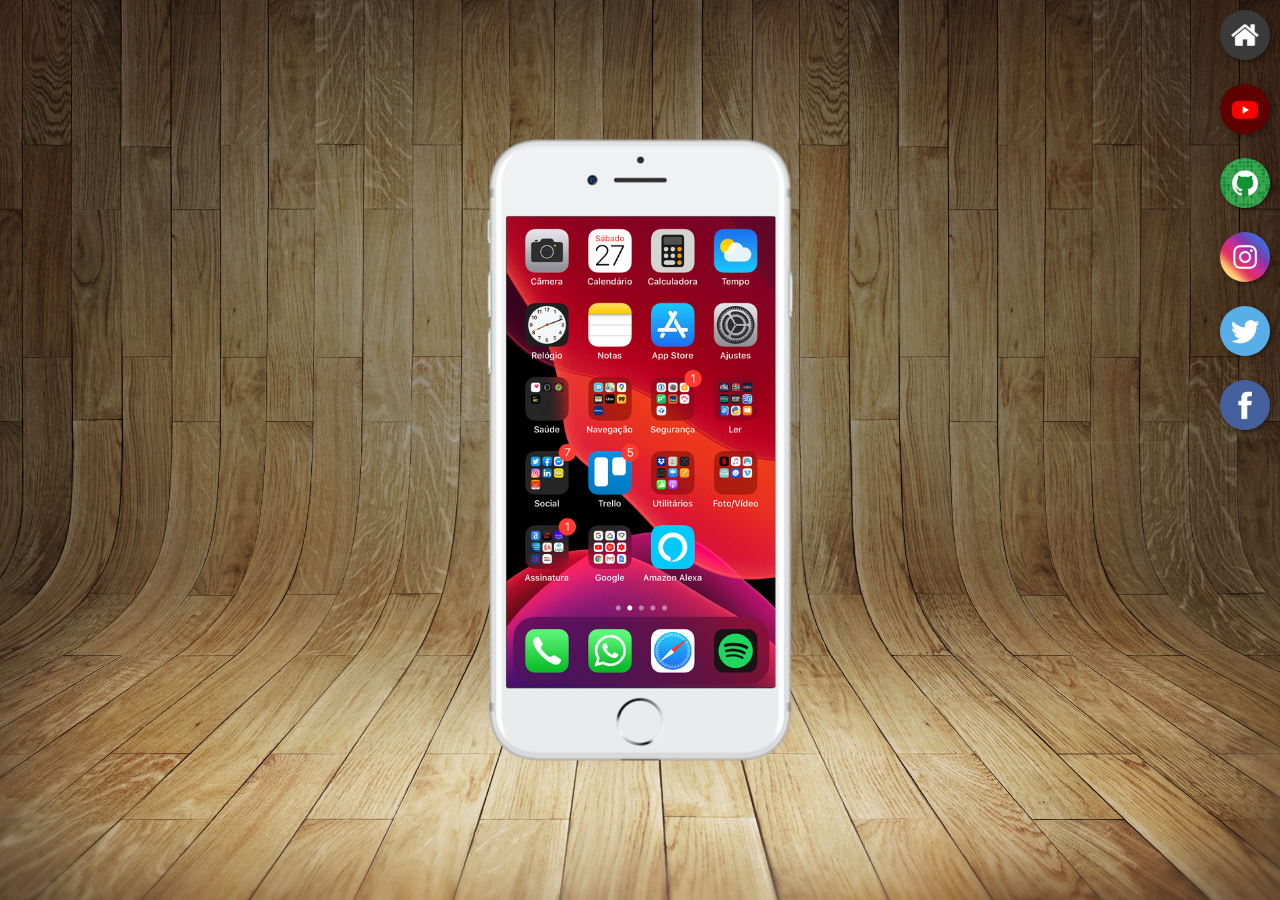
<file: index.html>
<!DOCTYPE html>
<html lang="pt-br">
<head>
    <meta charset="UTF-8">
    <meta name="viewport" content="width=device-width, initial-scale=1.0">
    <link rel="shortcut icon" href="favicon.ico" type="image/x-icon">
    <link rel="stylesheet" href="estilos/style.css">
    <title>Projeto Rede Sociais</title>
</head>
<body>
    <main>
        <section id="telefone">
            <iframe src="home.html" name="tela" id="tela" frameborder="0"></iframe>
        </section>
        <section id="redes-sociais">
            <a href="home.html" target="tela"><img src="imagens/logo-home.jpg" alt="Home"></a><br>
            <a href="youtube.html" target="tela"><img src="imagens/logo-youtube.jpg" alt="Youtube"></a><br>
            <a href="github.html" target="tela"><img src="imagens/logo-github.jpg" alt="GitHub"></a><br>
            <a href="instagram.html" target="tela"><img src="imagens/logo-instagram.jpg" alt="Instagram"></a><br>
            <a href="twitter.html" target="tela"><img src="imagens/logo-twitter.jpg" alt="Twitter"></a><br>
            <a href="facebook.html" target="tela"><img src="imagens/logo-facebook.jpg" alt="Facebook"></a>
        </section>
    </main>
</body>
</html>
</file>
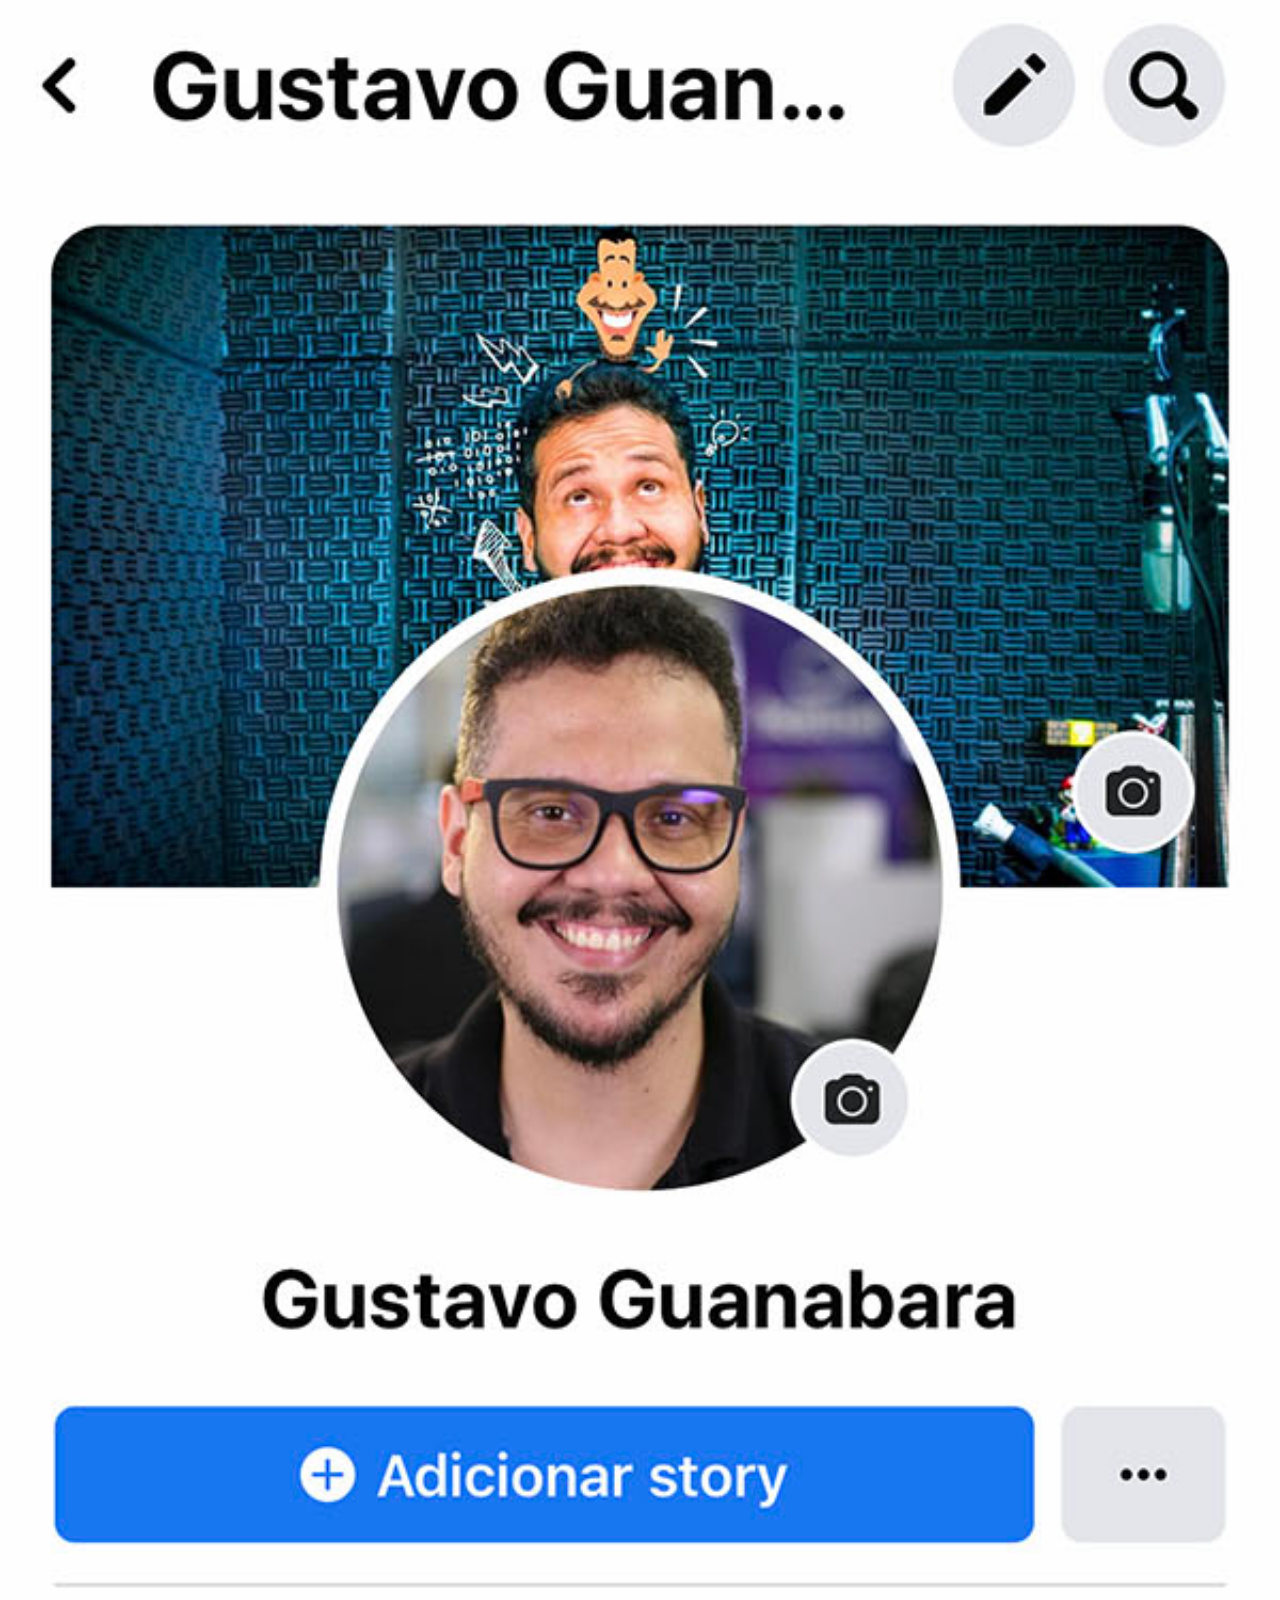
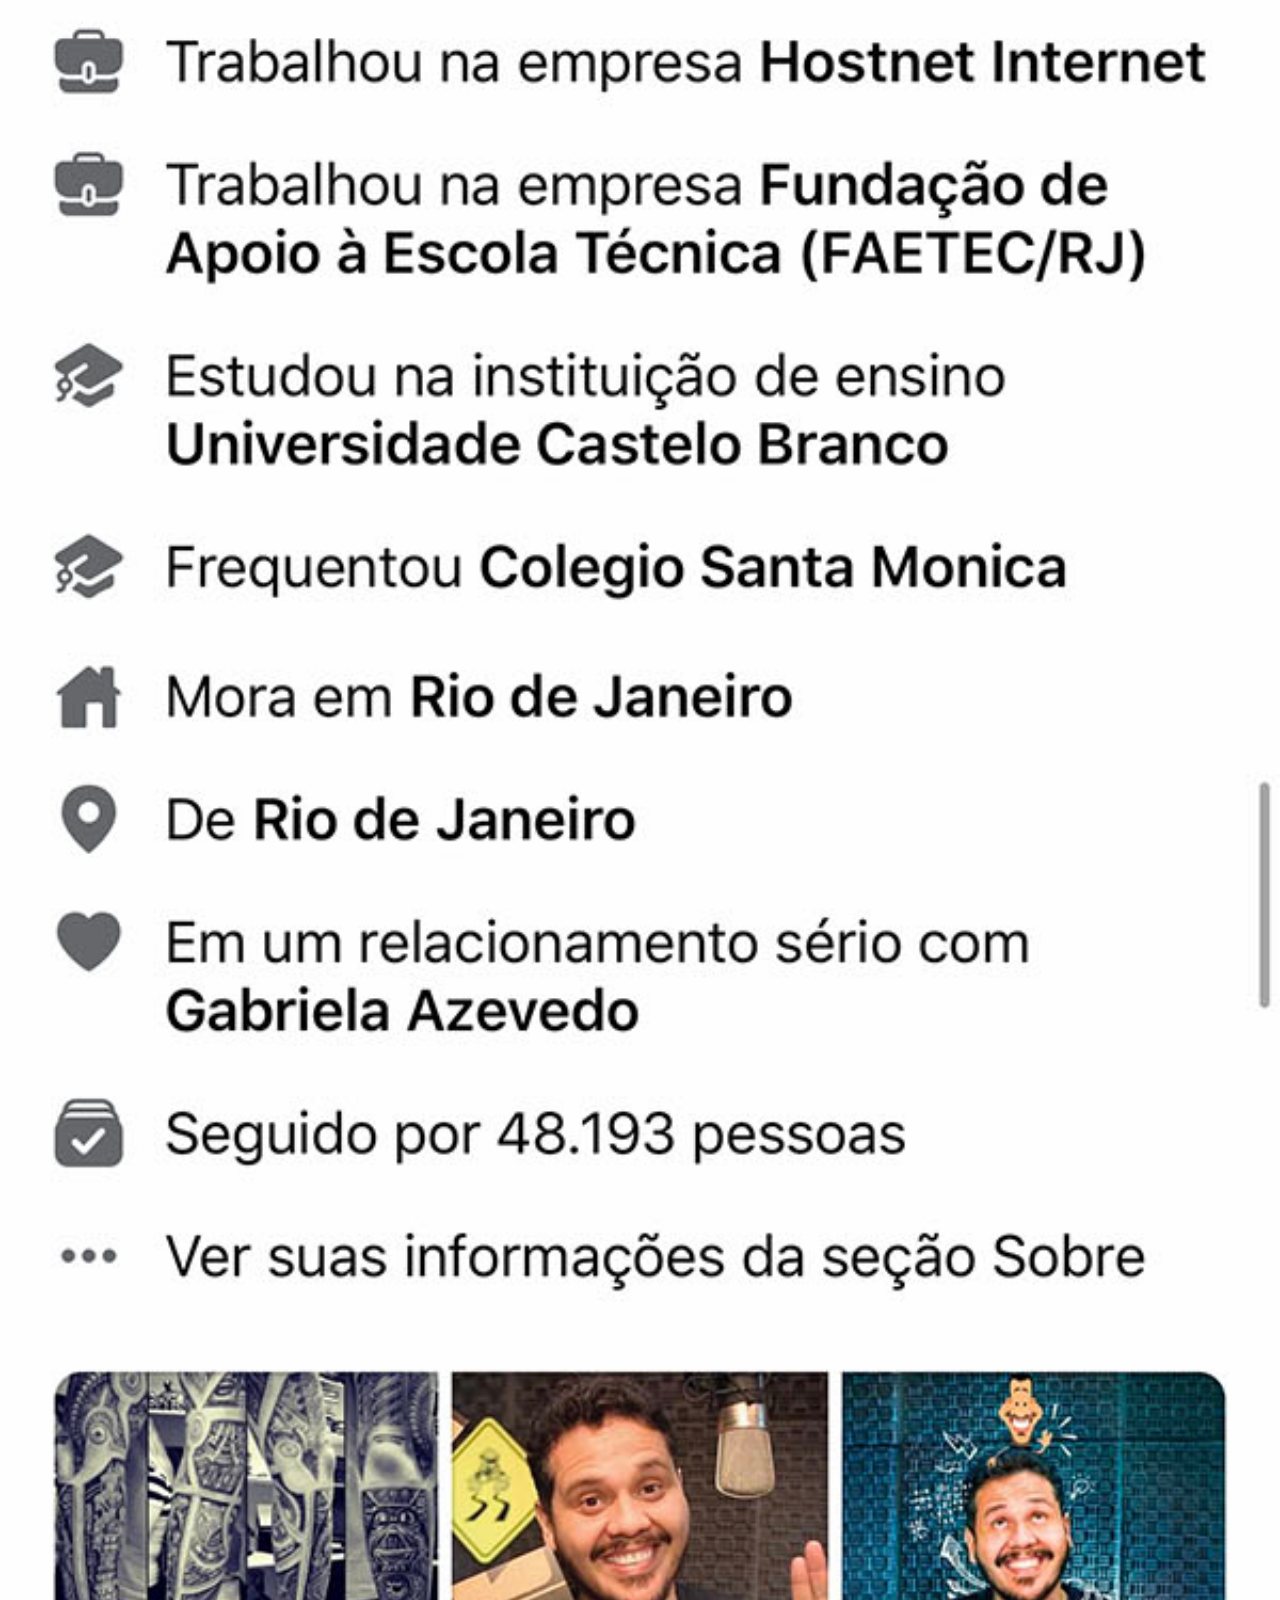
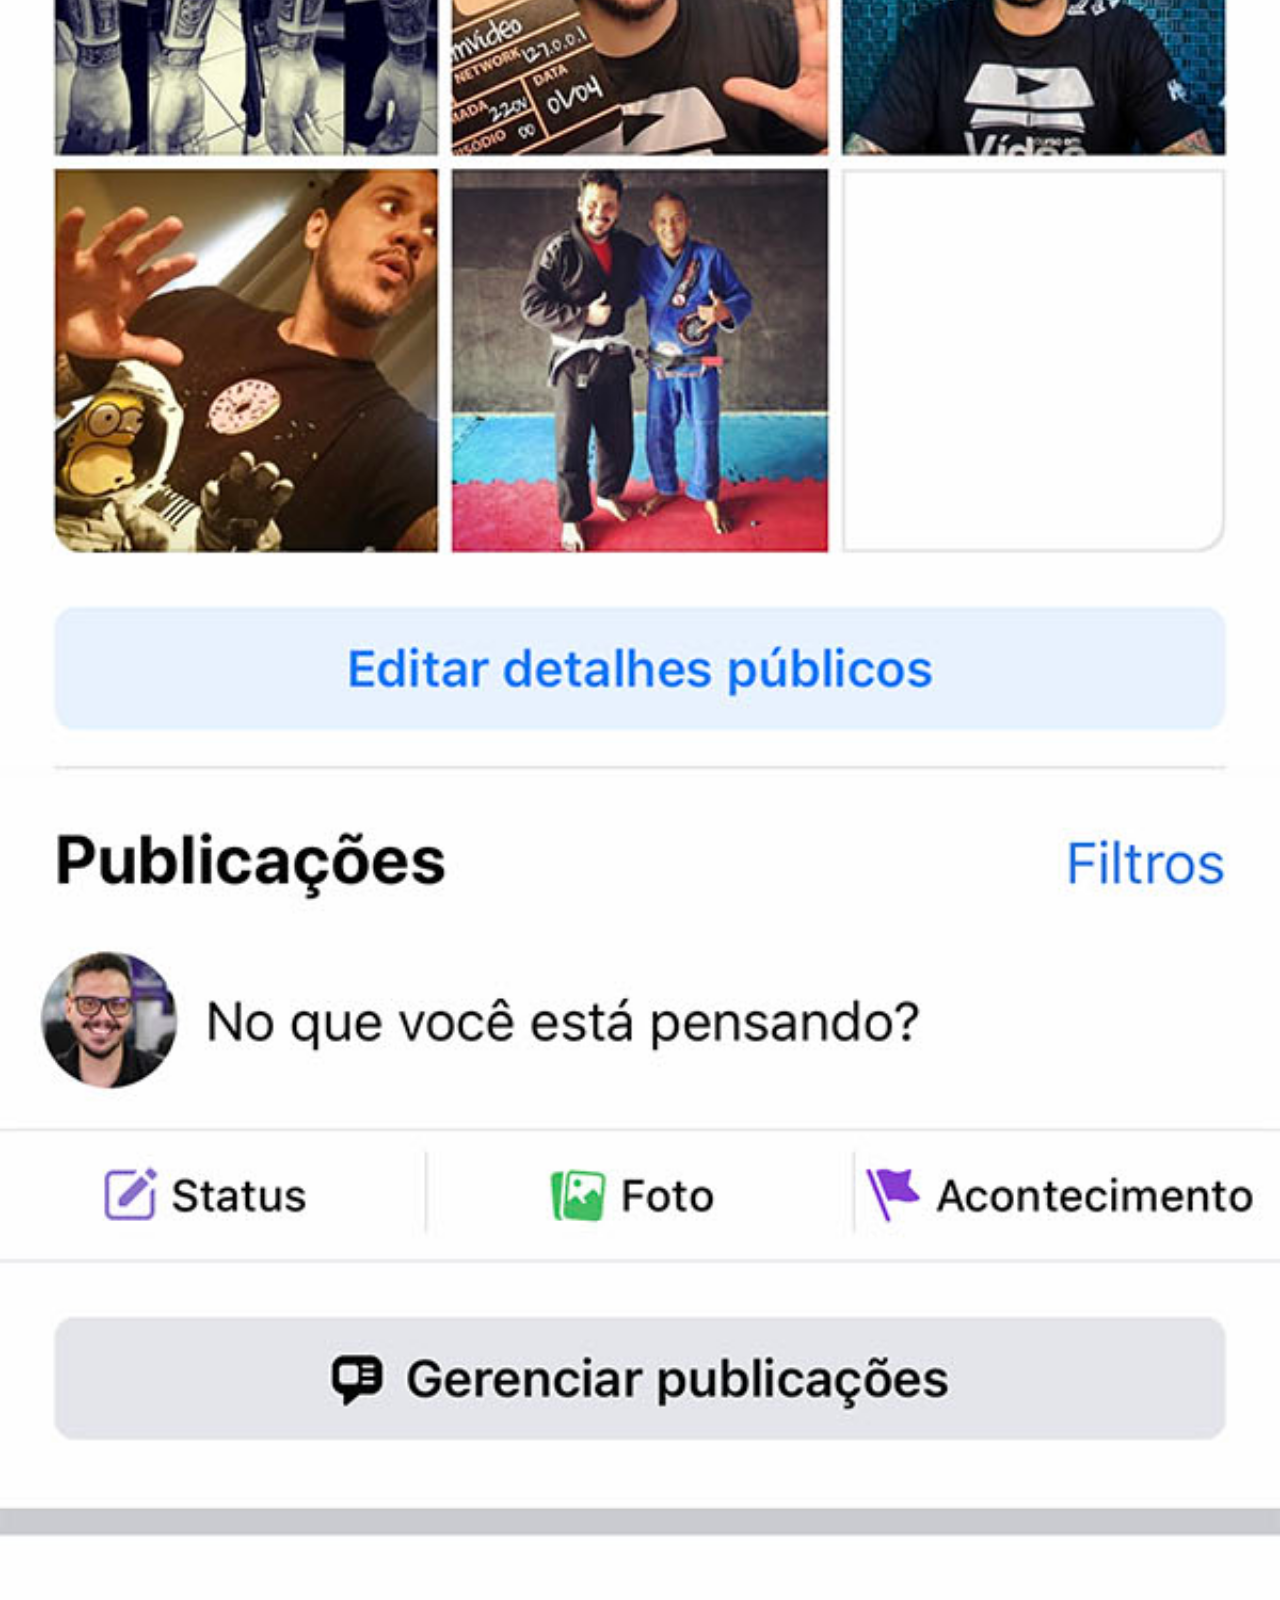
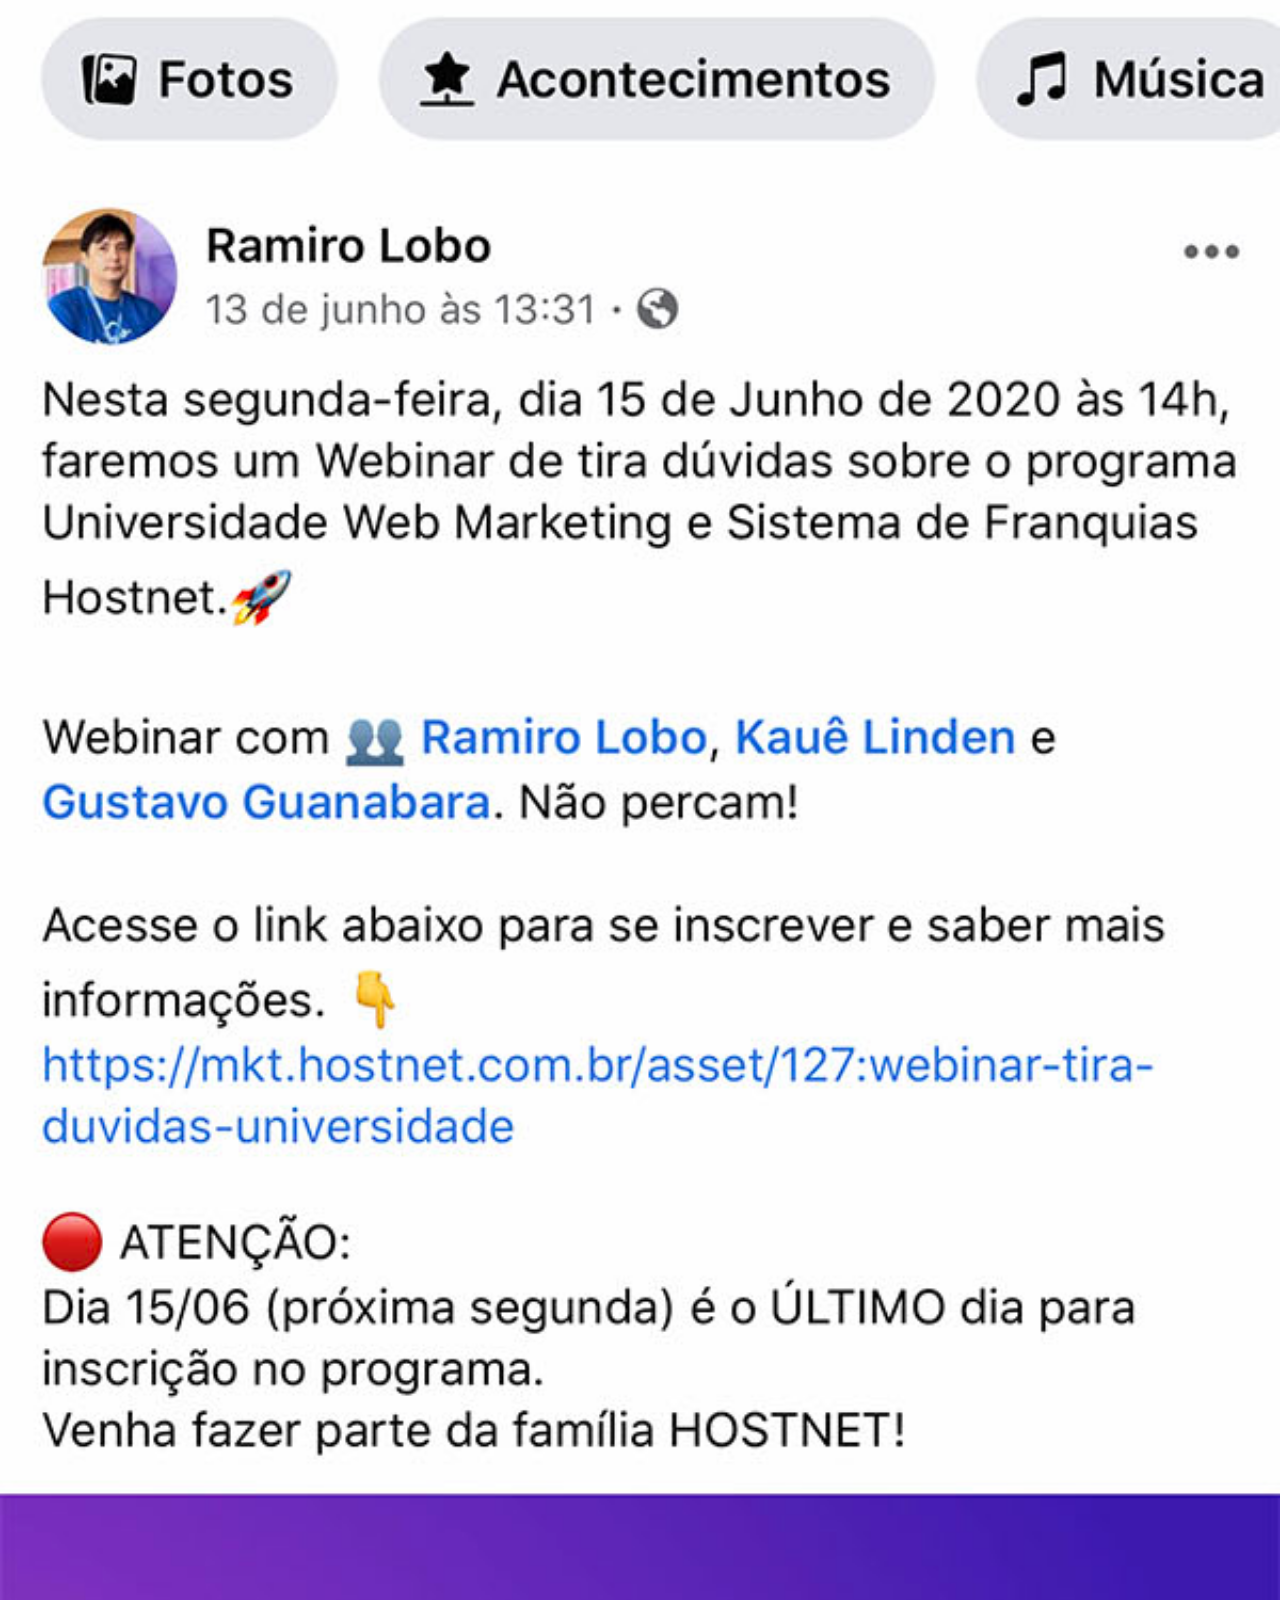
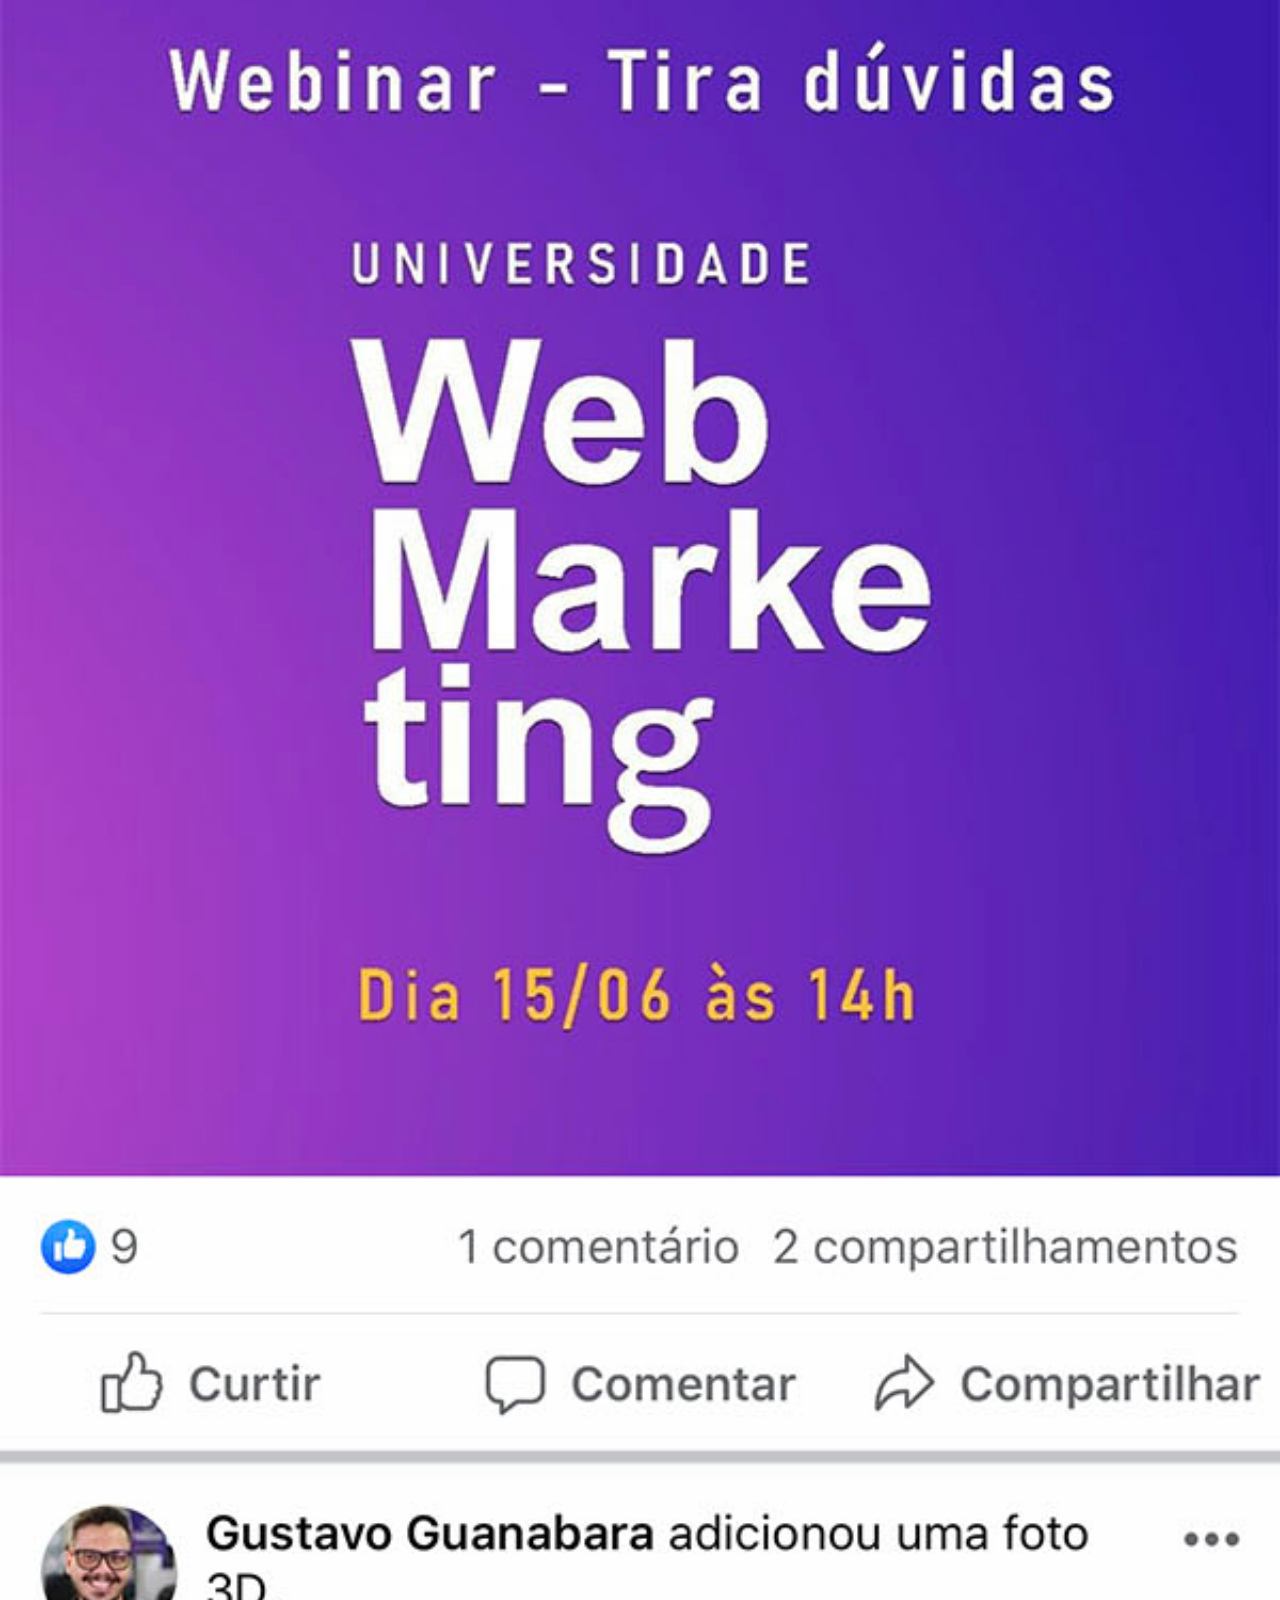
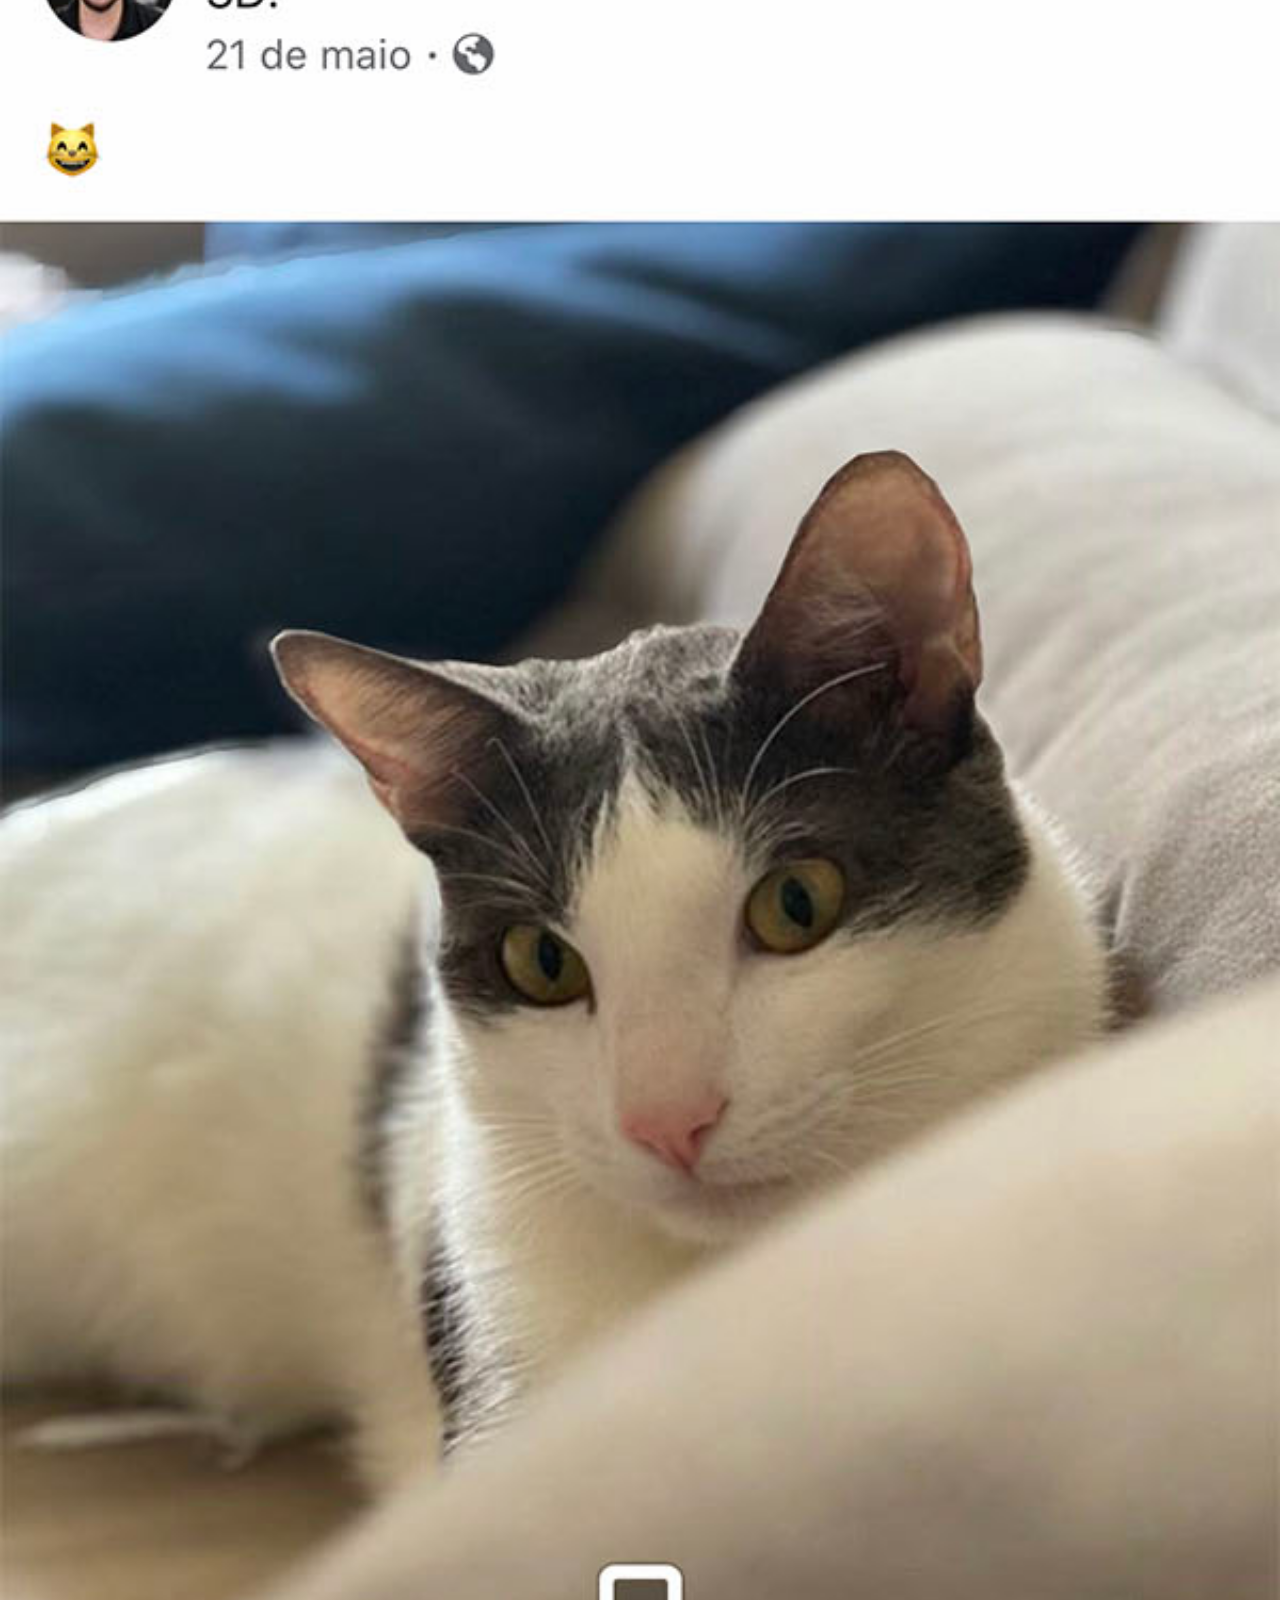
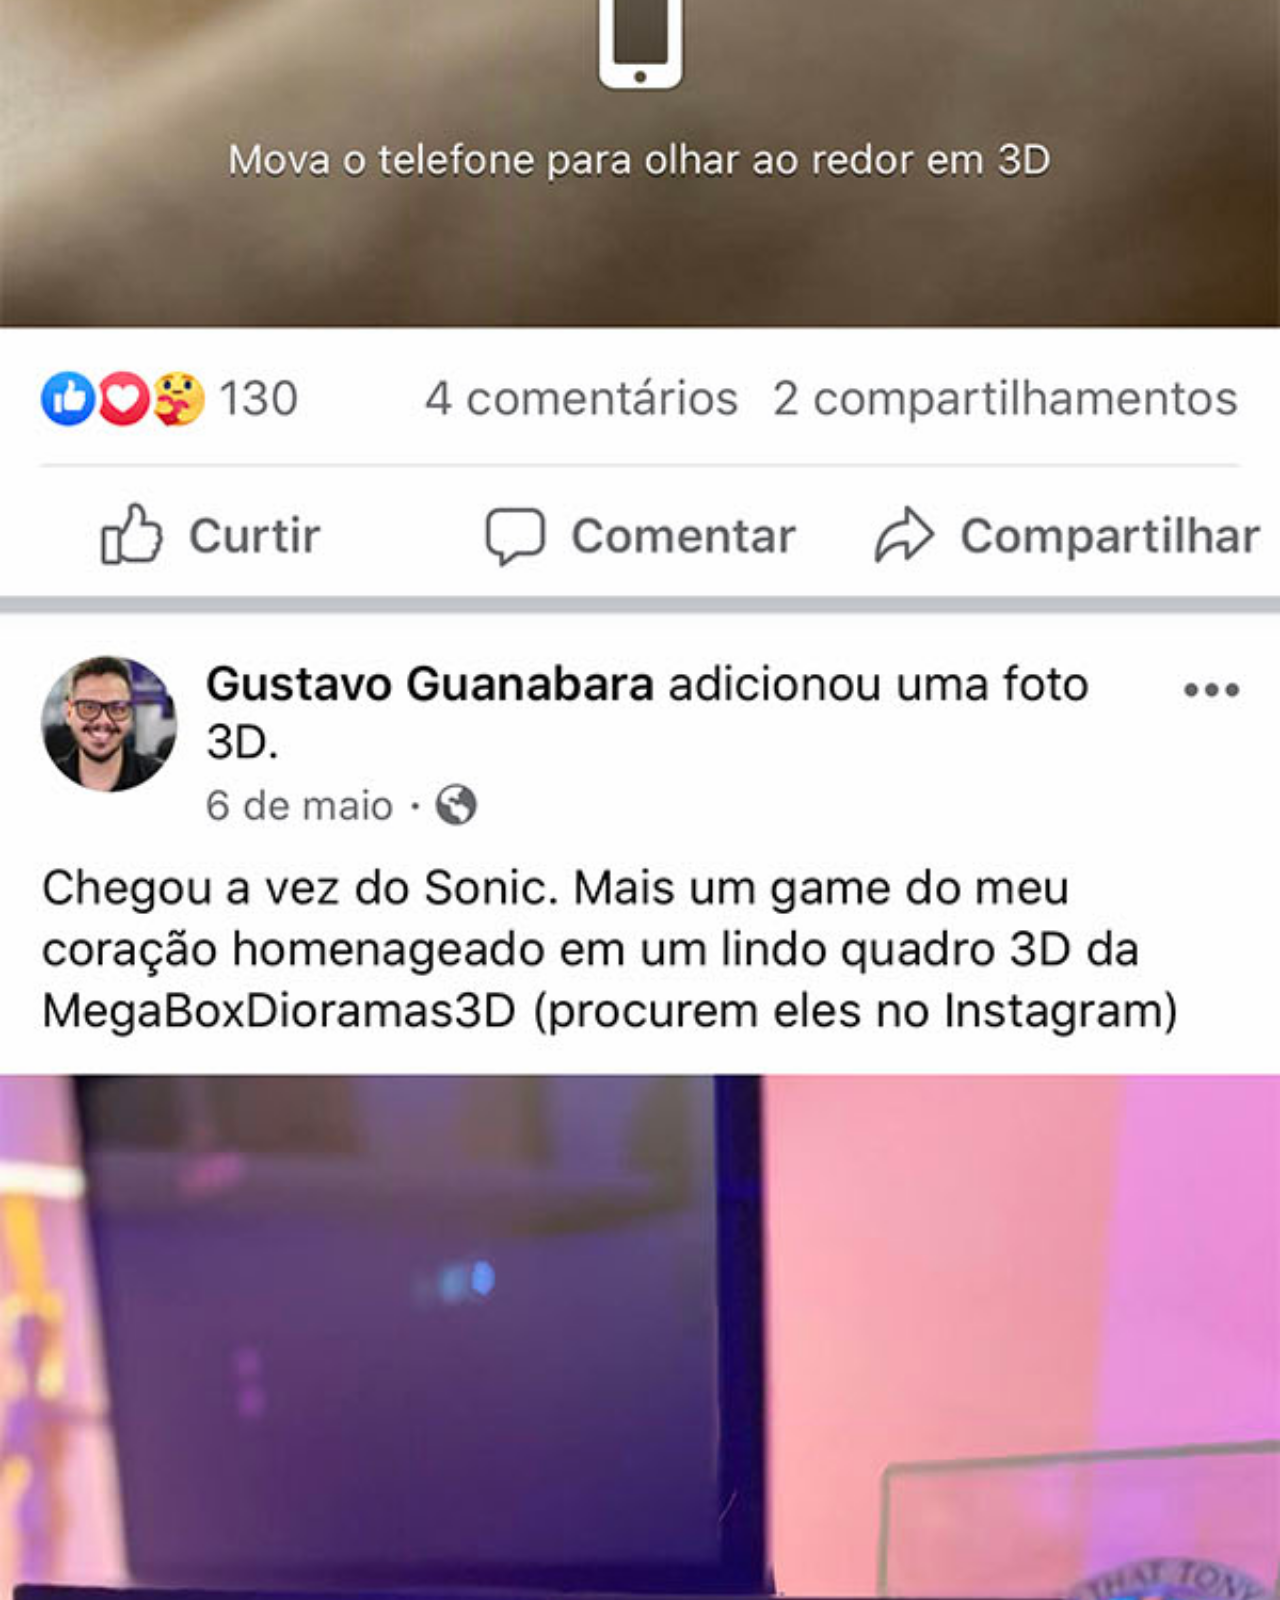
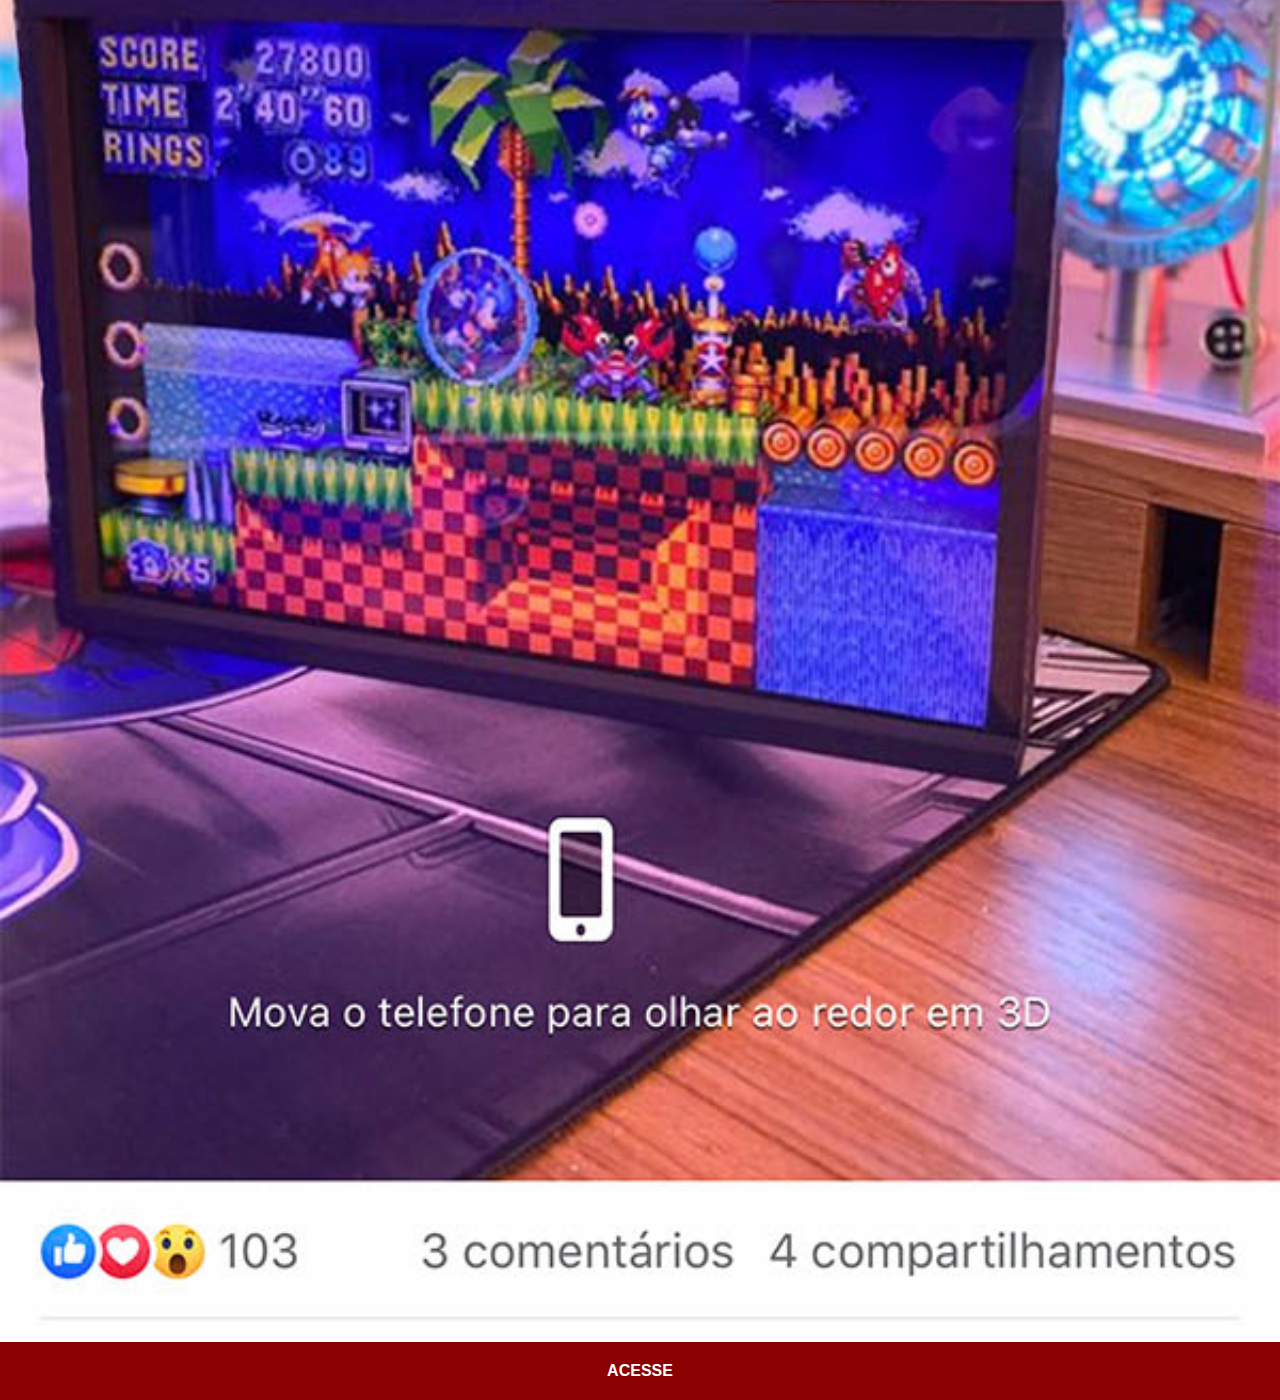
<file: facebook.html>
<!DOCTYPE html>
<html lang="pt-br">
<head>
    <meta charset="UTF-8">
    <meta name="viewport" content="width=device-width, initial-scale=1.0">
    <title>Facebook</title>
    <link rel="stylesheet" href="estilos/social.css">
</head>
<body>
    <img src="imagens/tela-facebook.jpg" alt="Facebook">
    <a href="https://www.facebook.com/gustavoguanabara/" target="_blank">ACESSE</a>
</body>
</html>
</file>
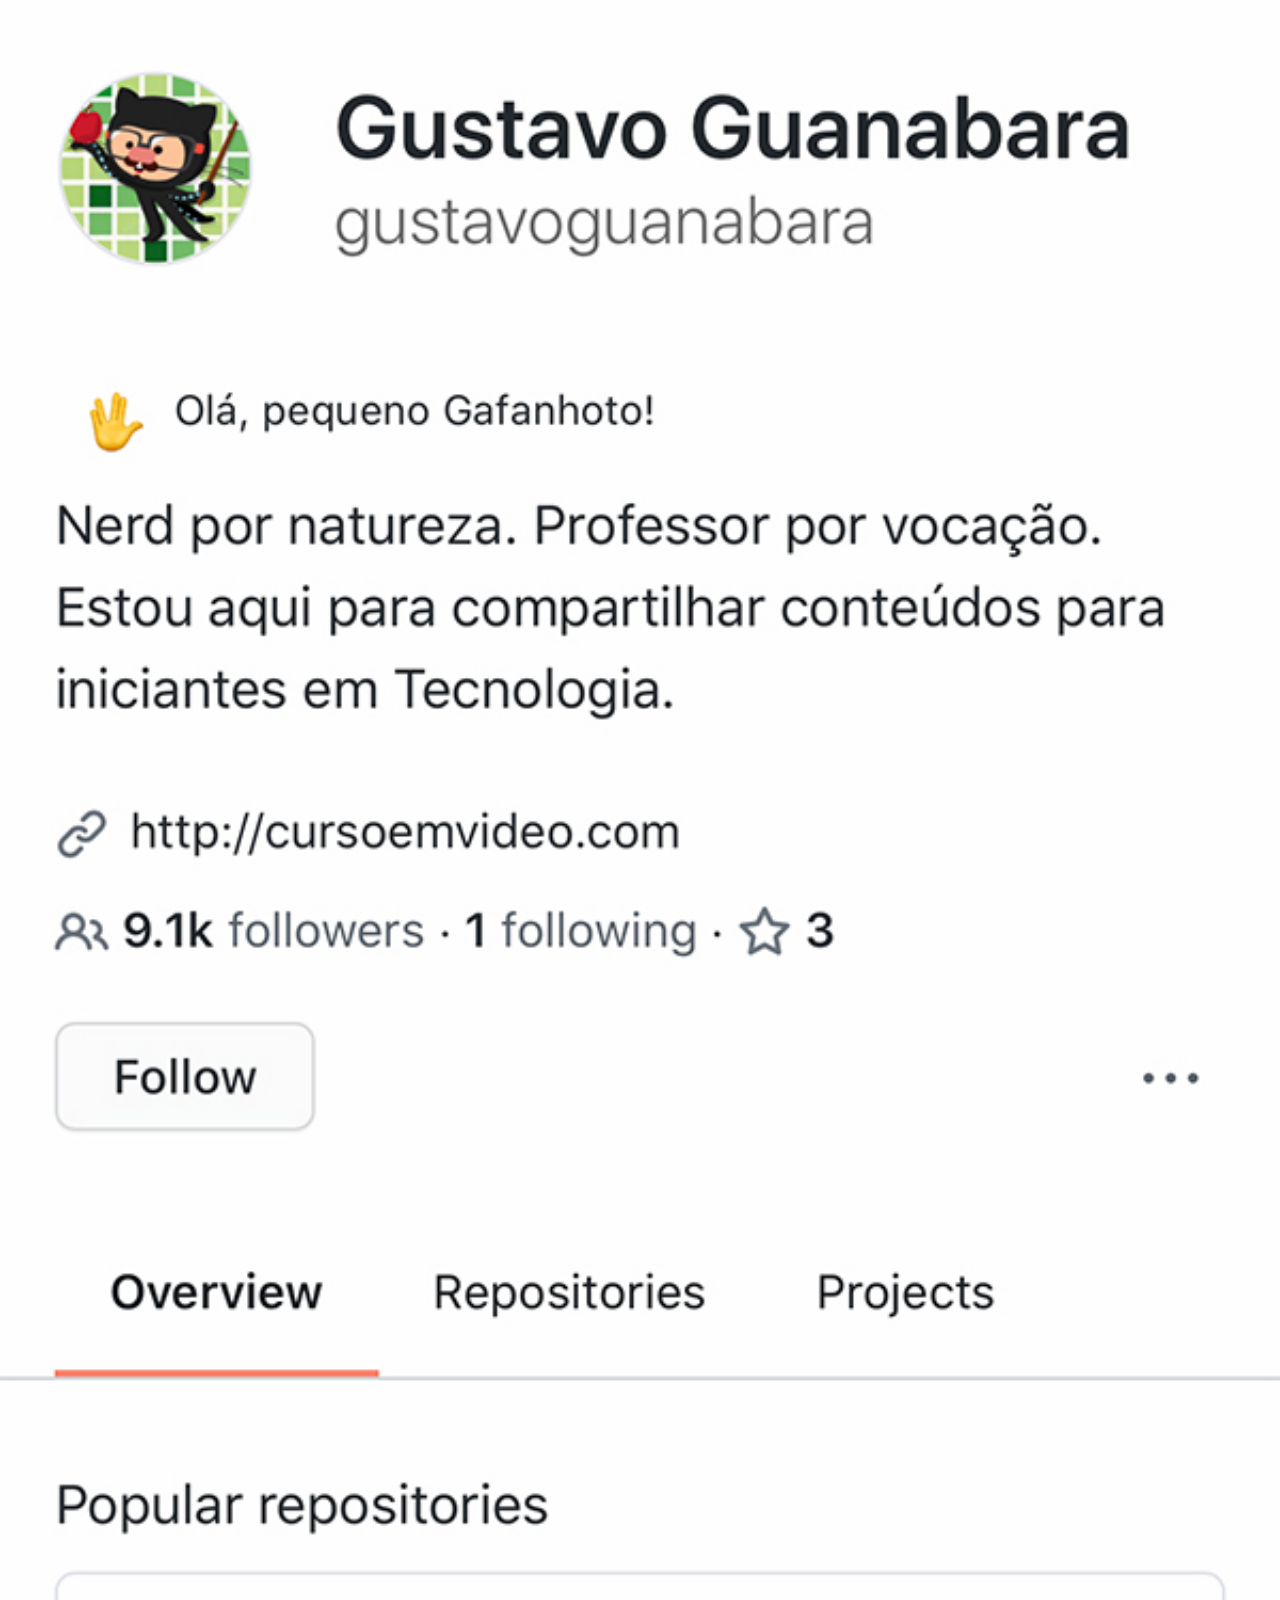
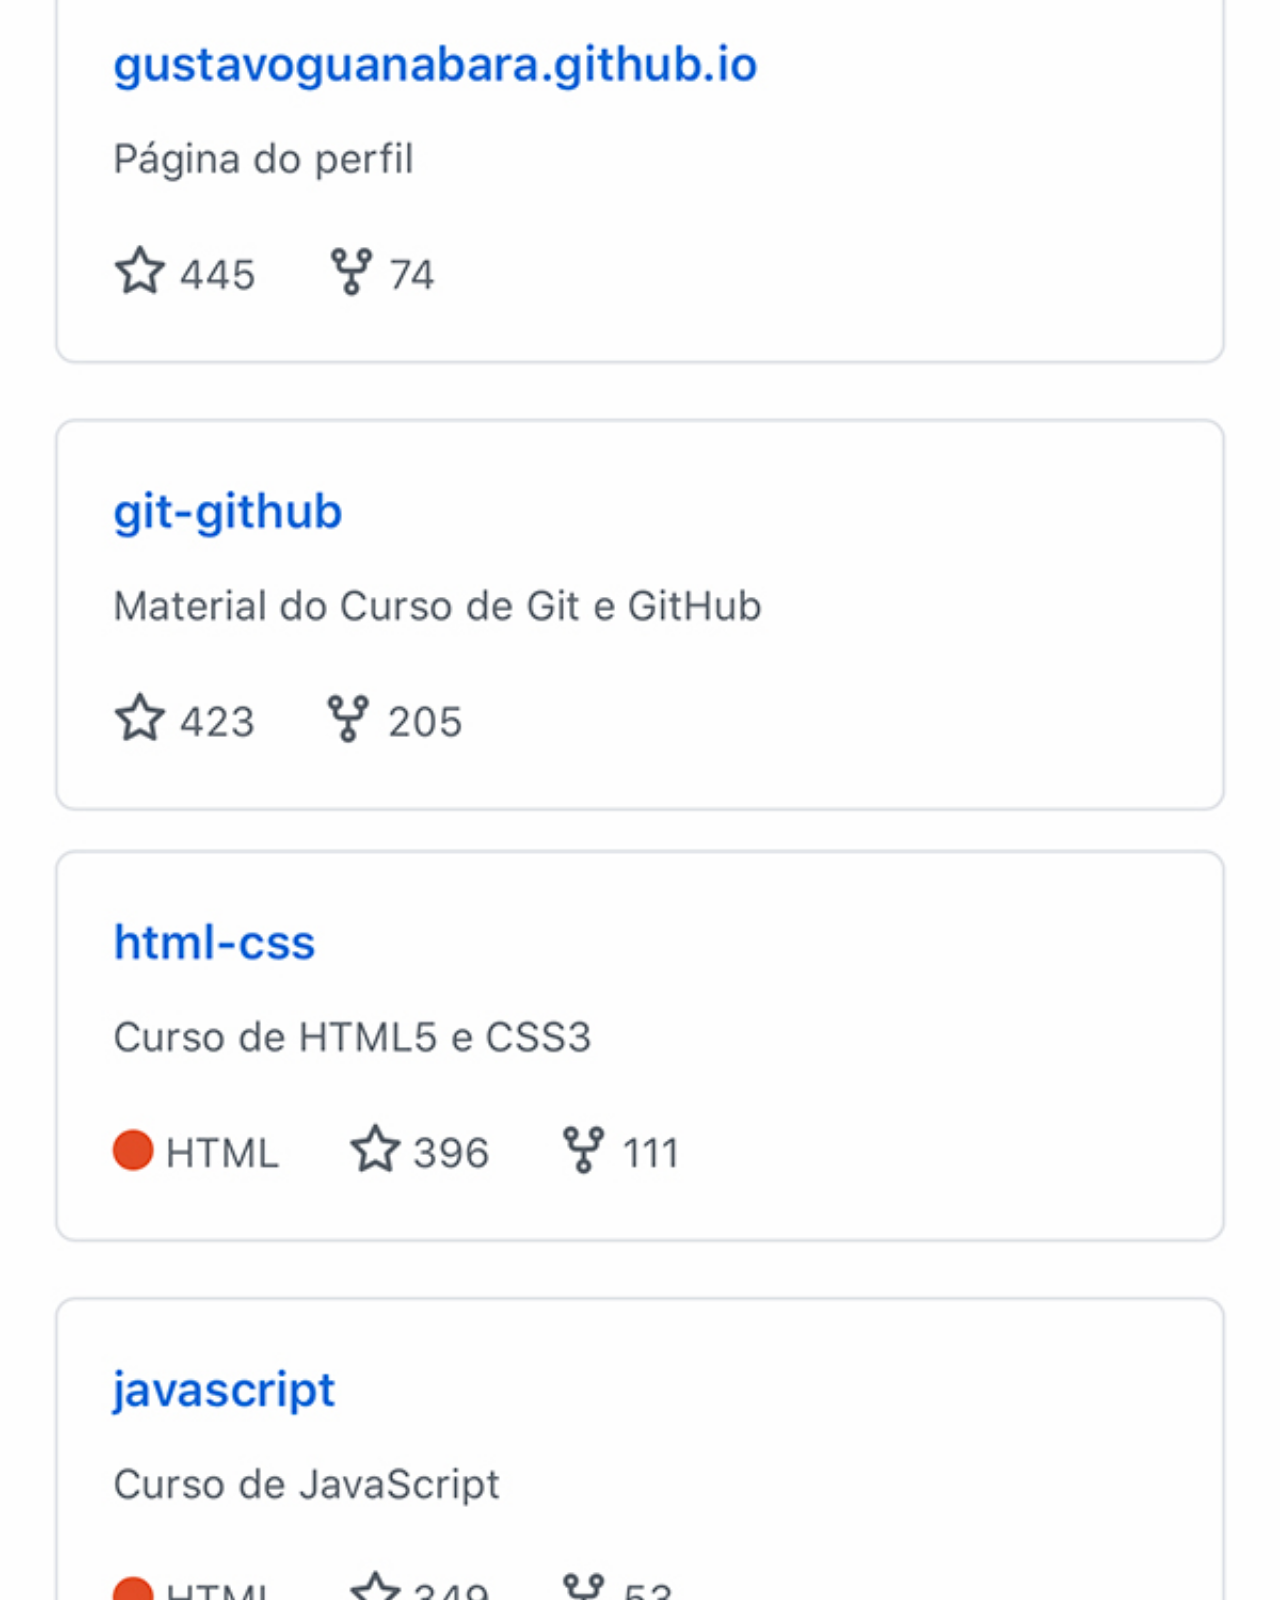
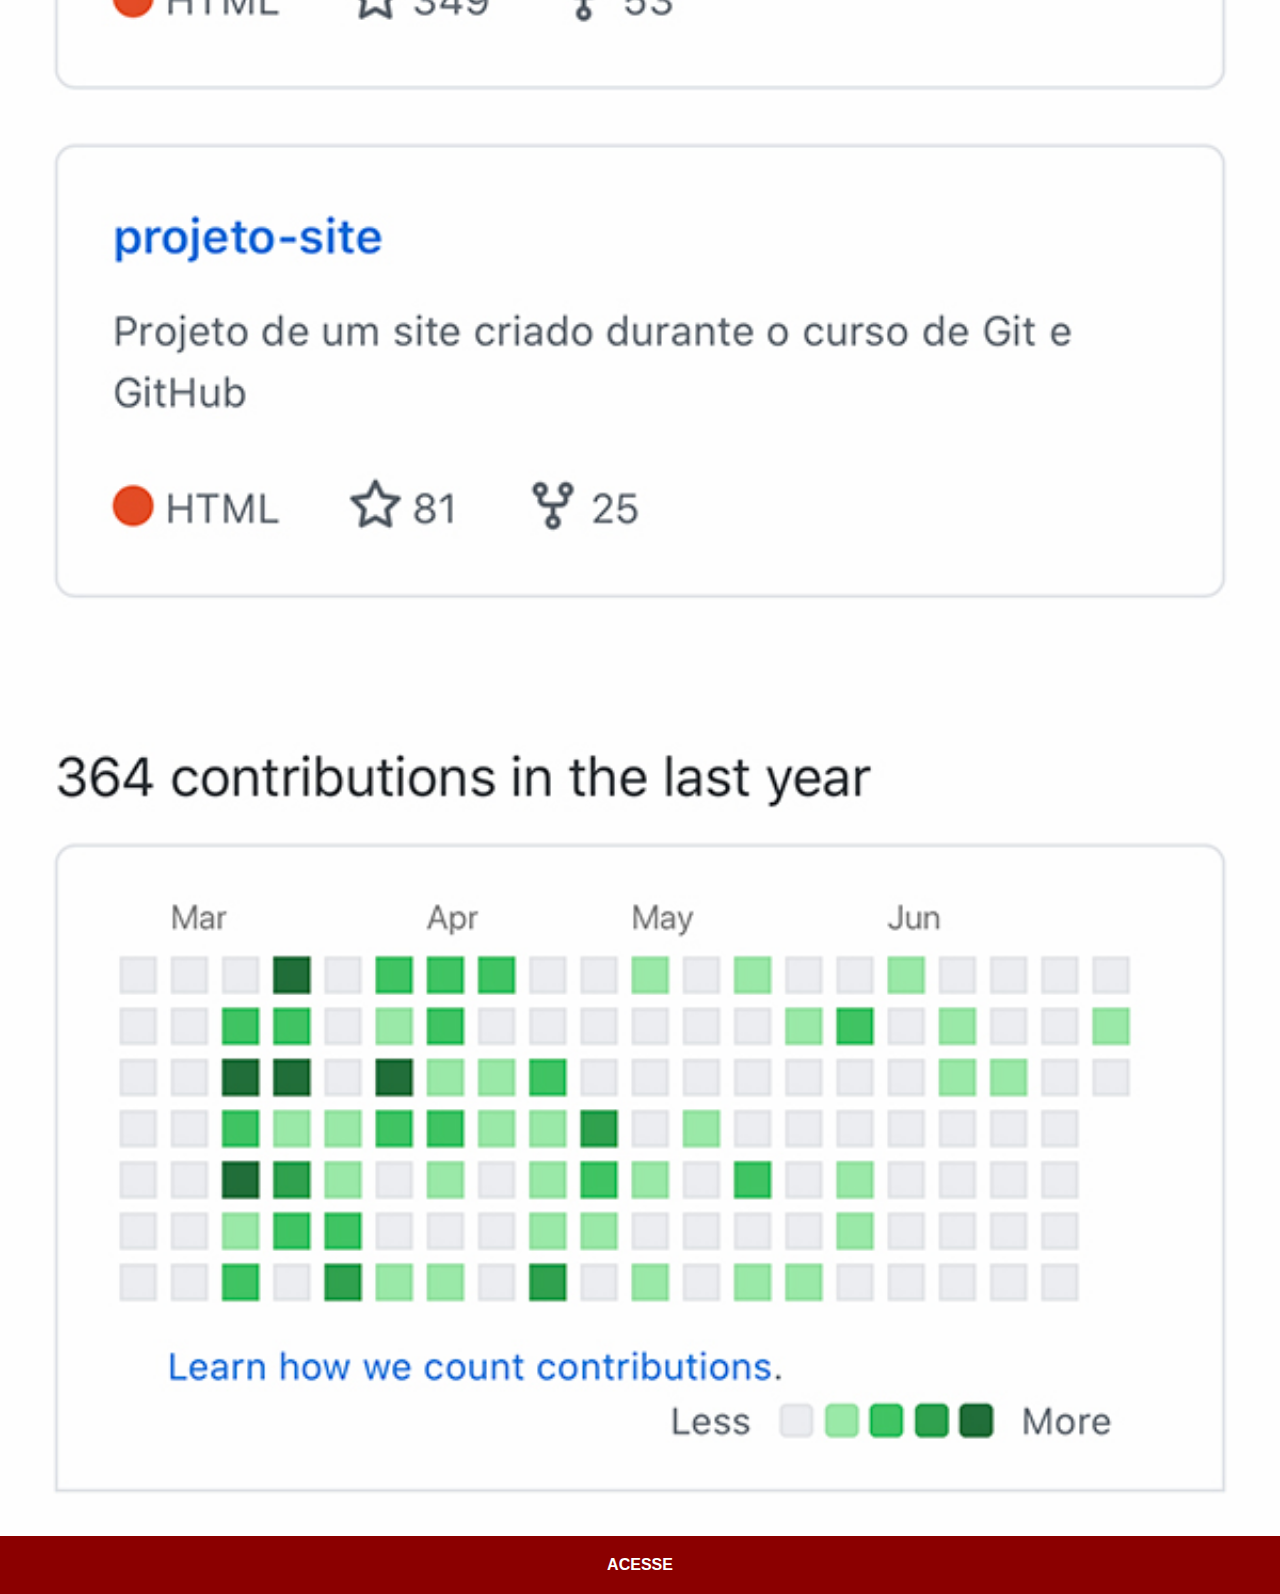
<file: github.html>
<!DOCTYPE html>
<html lang="pt-br">
<head>
    <meta charset="UTF-8">
    <meta name="viewport" content="width=device-width, initial-scale=1.0">
    <title>GitHub</title>
    <link rel="stylesheet" href="estilos/social.css">
</head>
<body>
    <img src="imagens/tela-github.jpg" alt="Youtube">
    <a href="https://github.com/gustavoguanabara/" target="_blank">ACESSE</a> 
</body>
</html>
</file>
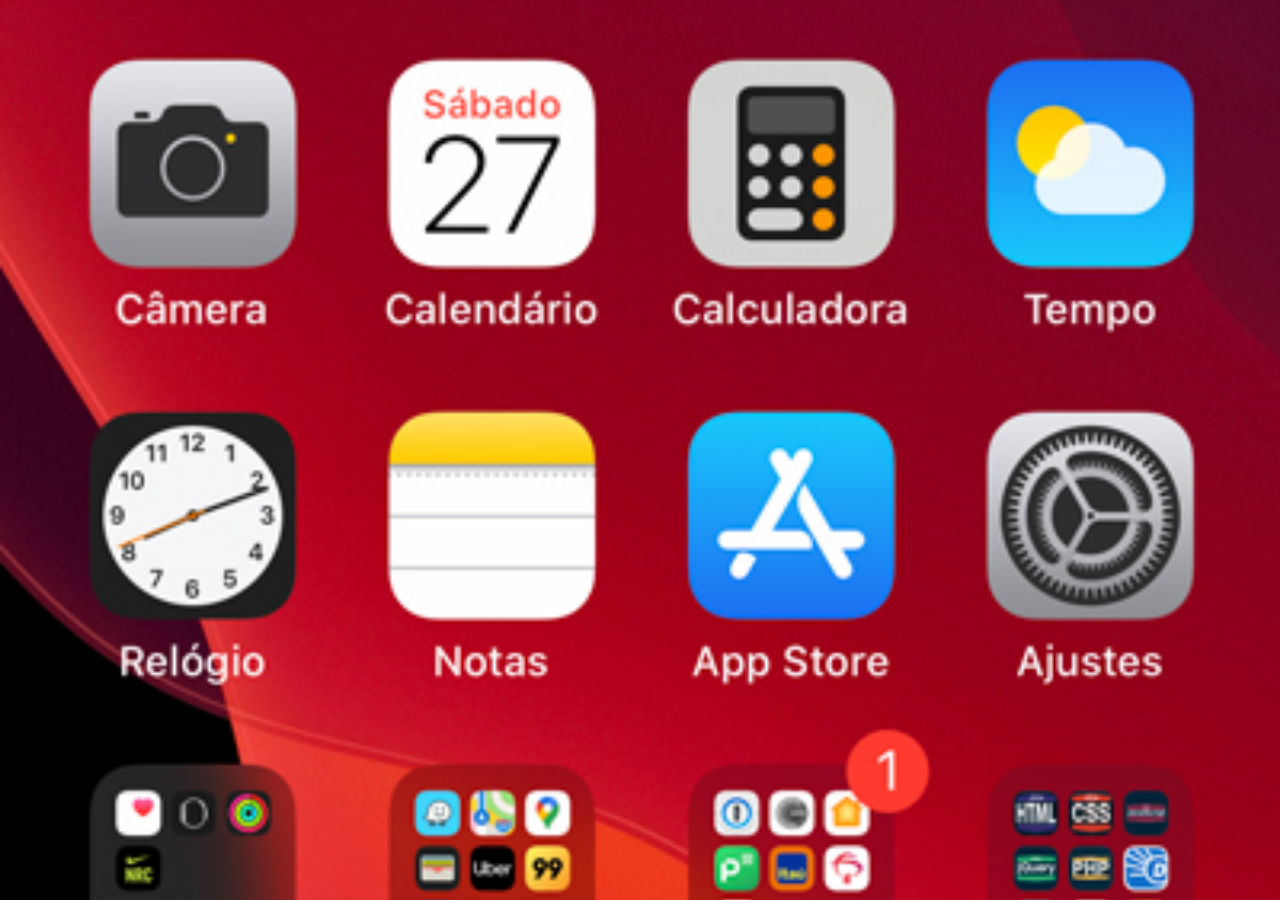
<file: home.html>
<!DOCTYPE html>
<html lang="pt-br">
<head>
    <meta charset="UTF-8">
    <meta name="viewport" content="width=device-width, initial-scale=1.0">
    <title>Home</title>
    <style>
        *{
            margin: 0px;
            padding: 0px;
        }
        body{
            width: 100vw;
            height: 100vh;
            background: black url('imagens/tela-home.jpg') no-repeat top center;
            background-size: cover;
        }
    </style>
</head>
<body>
    
</body>
</html>
</file>
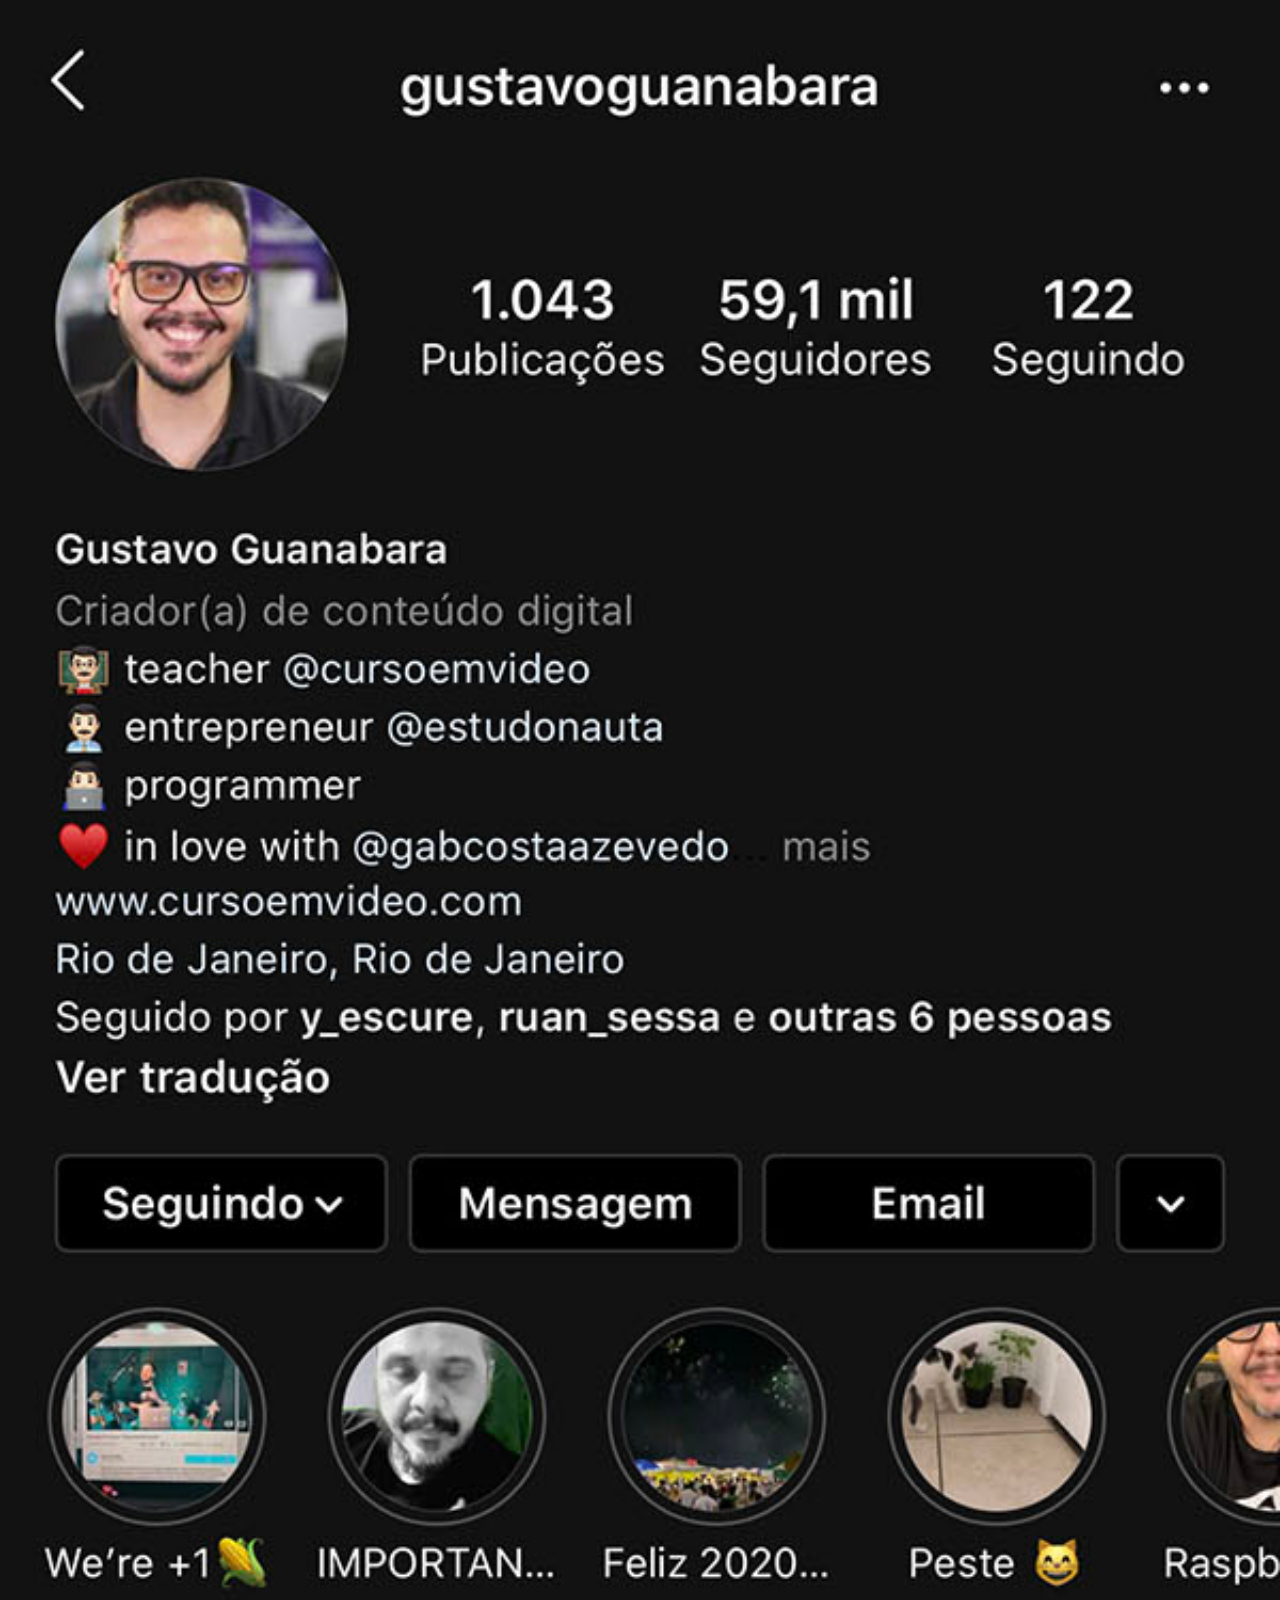
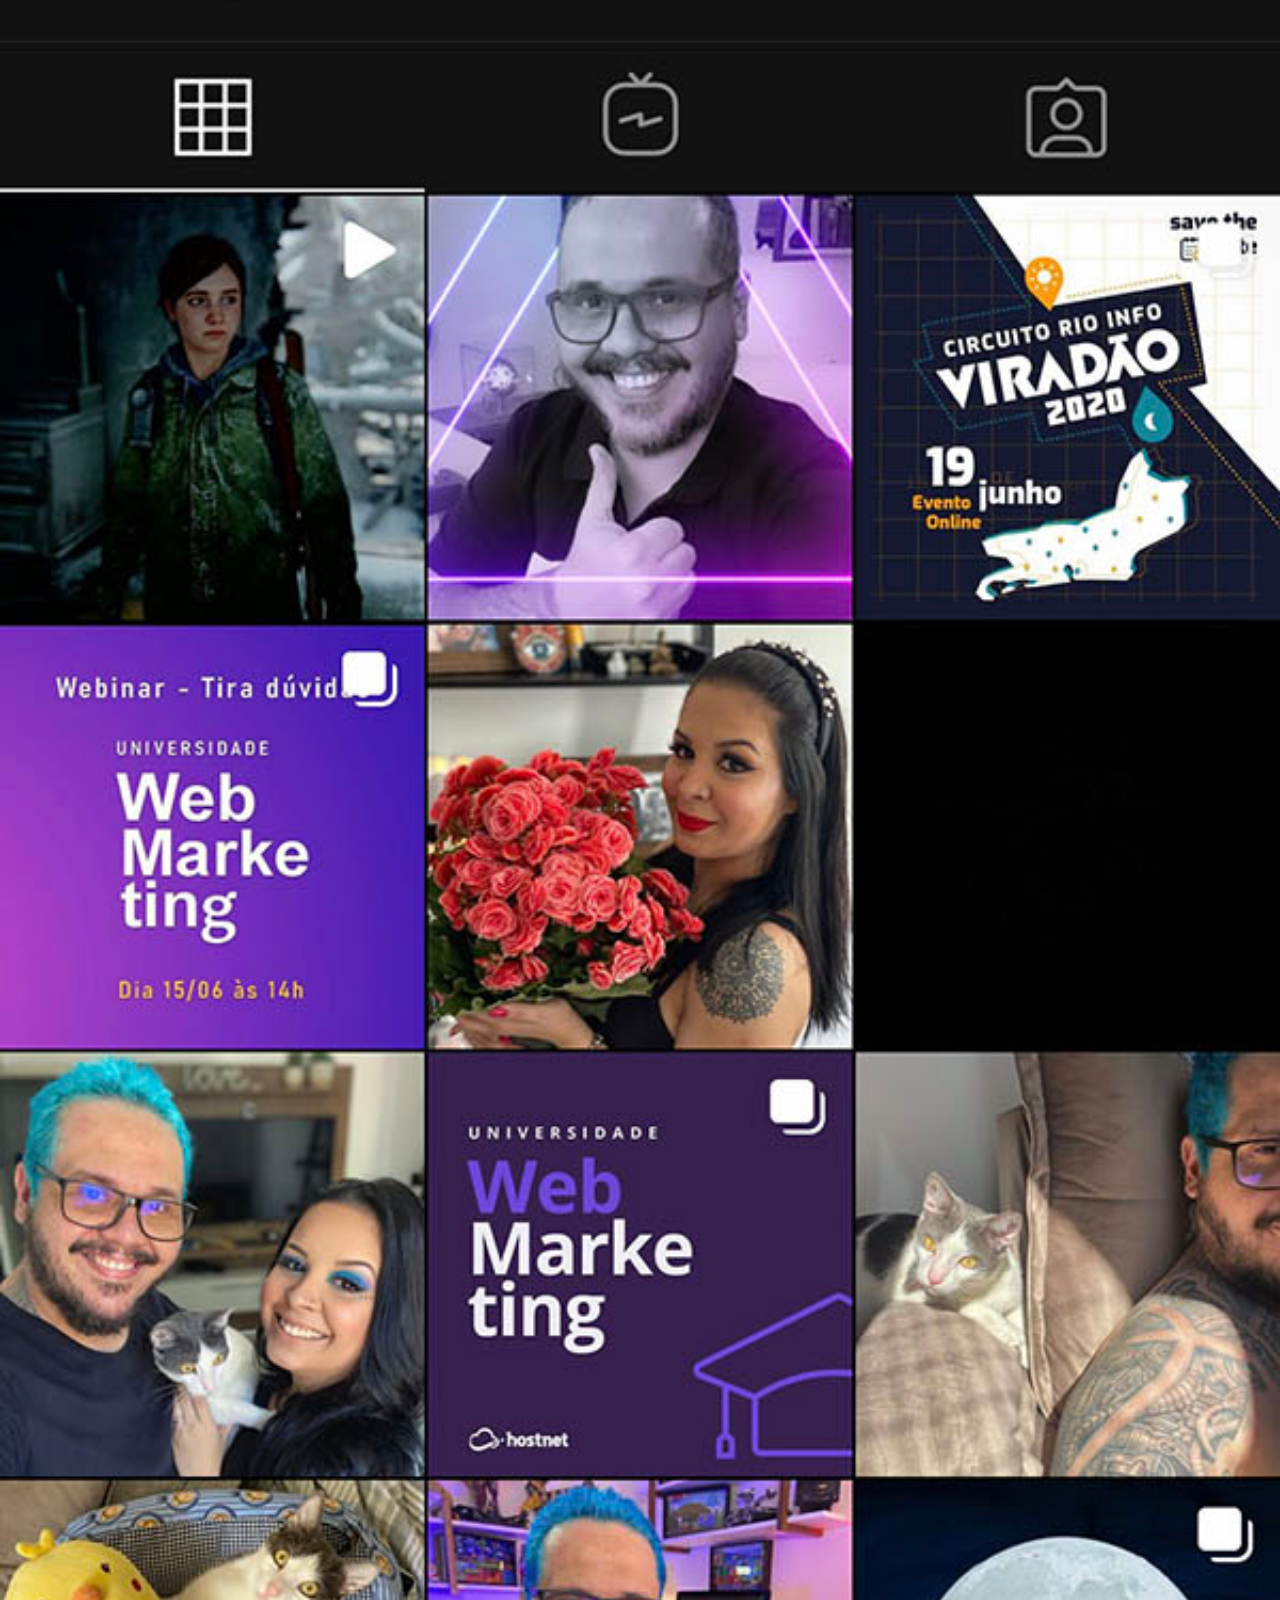
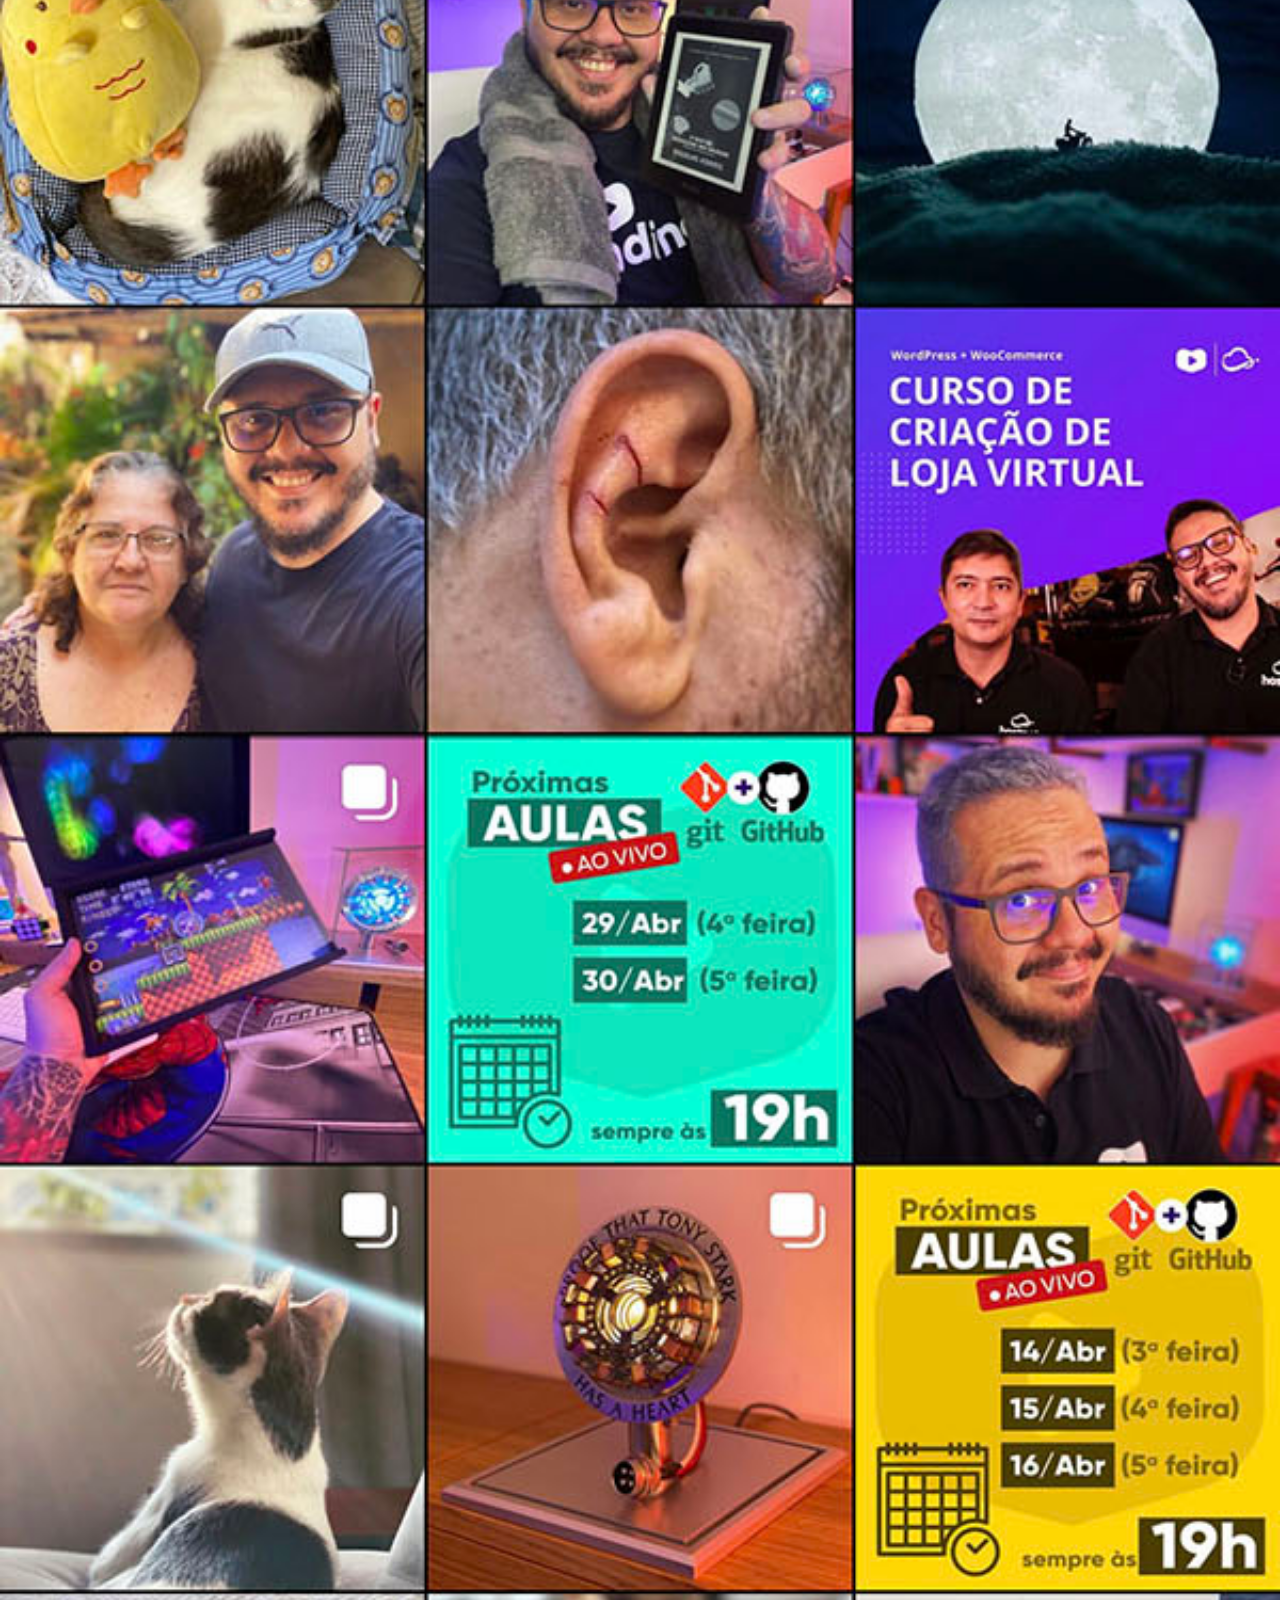
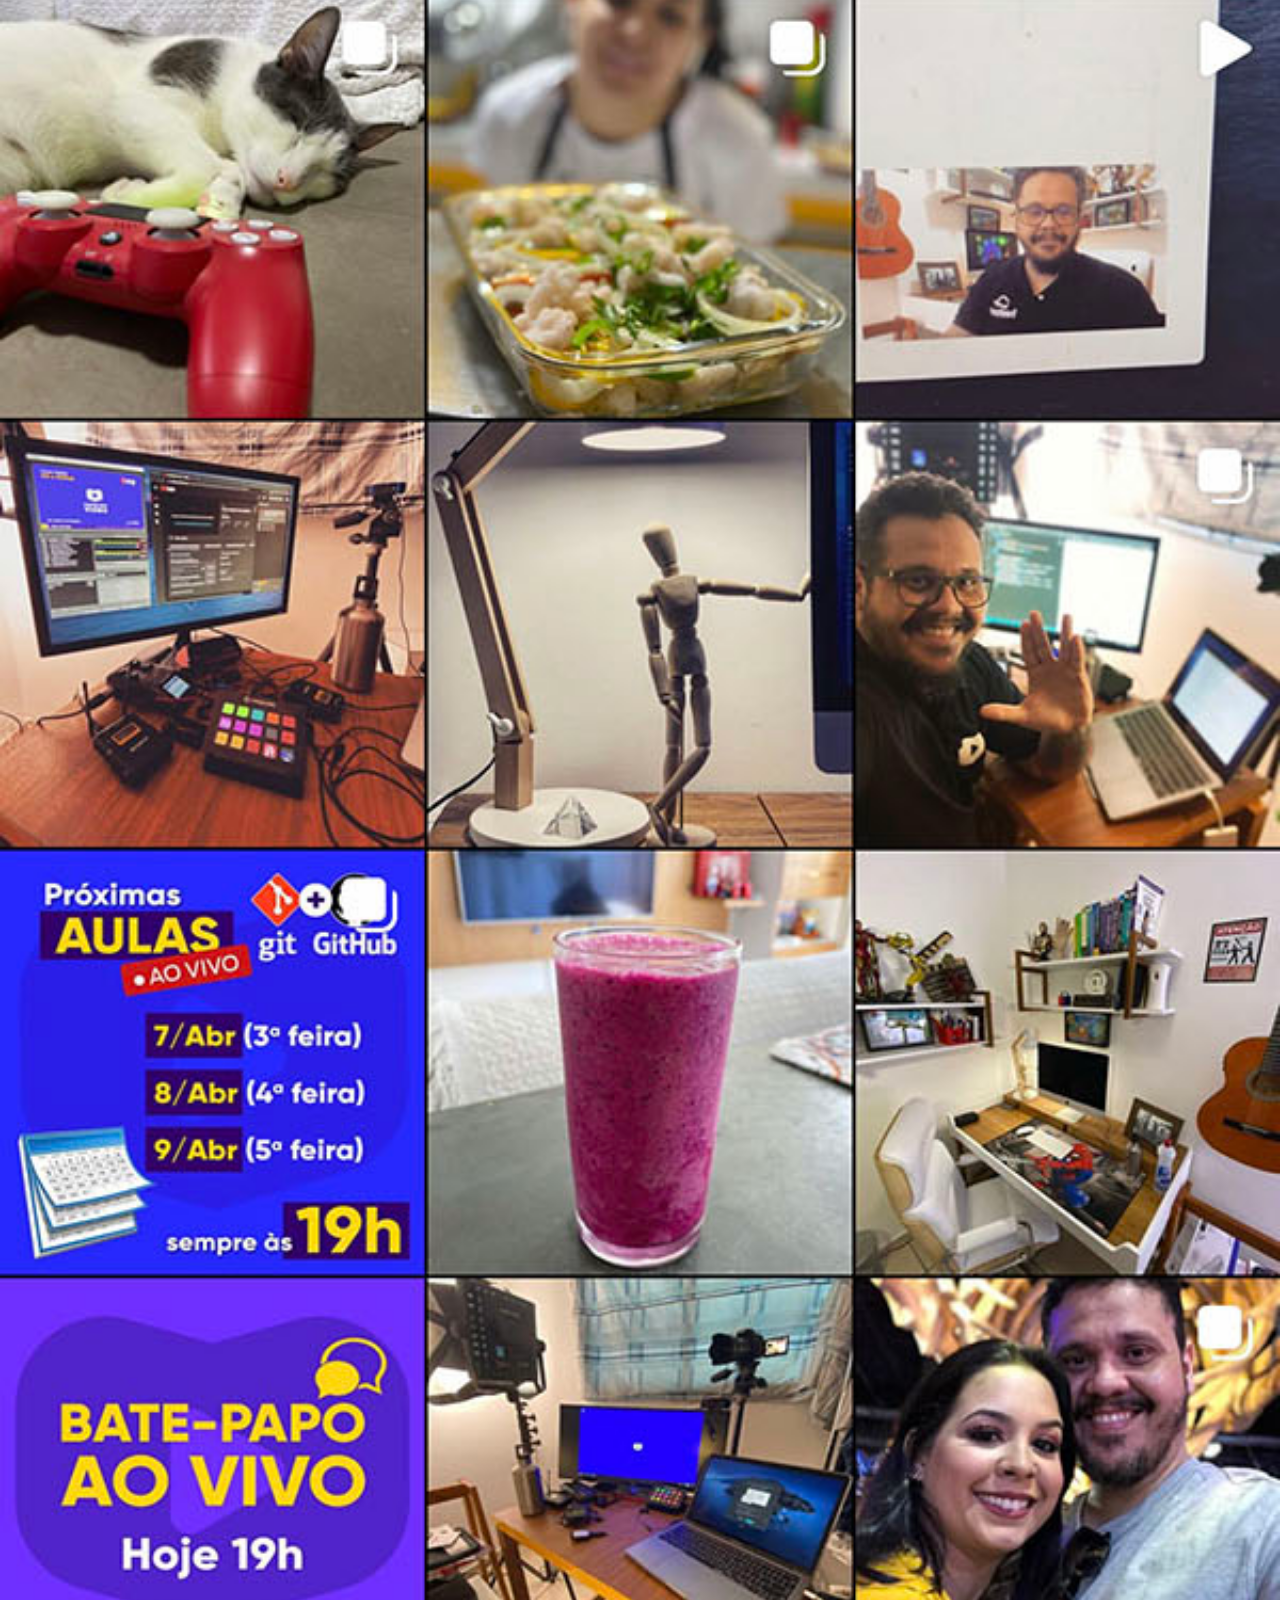
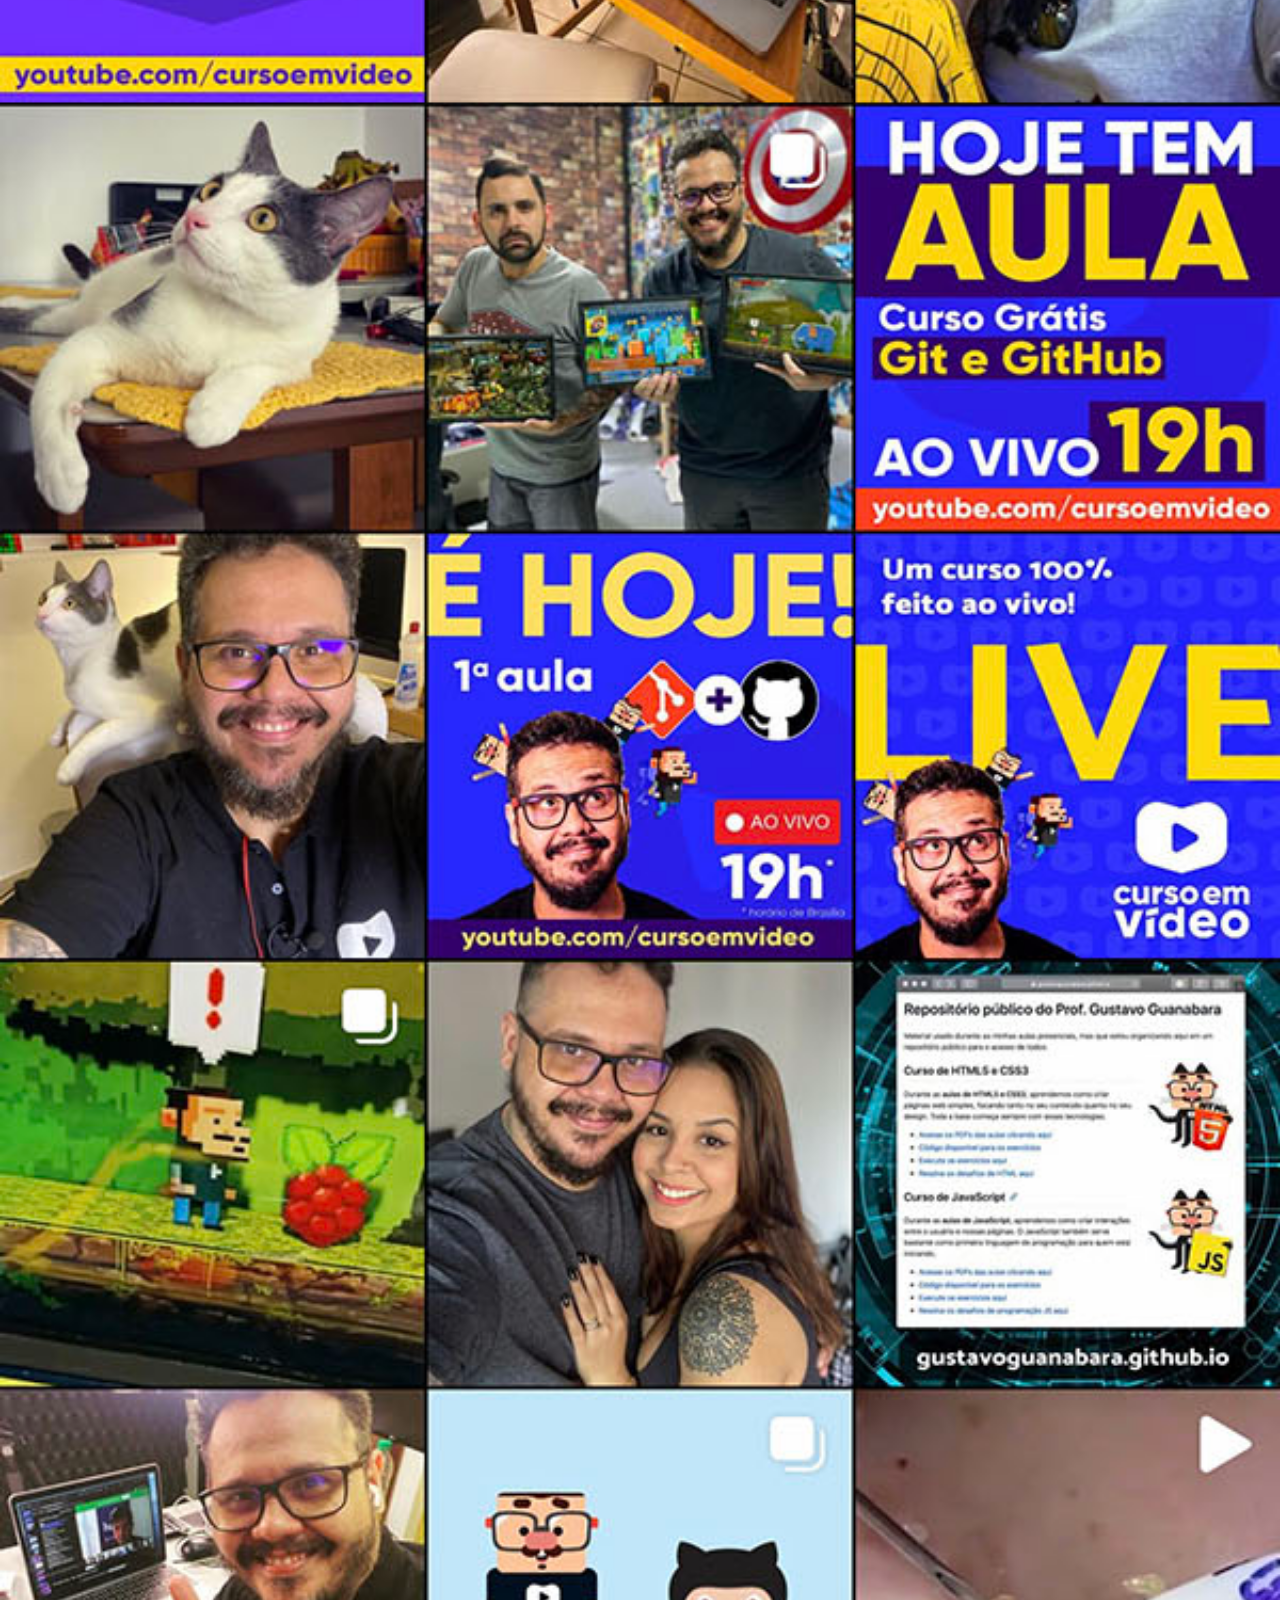
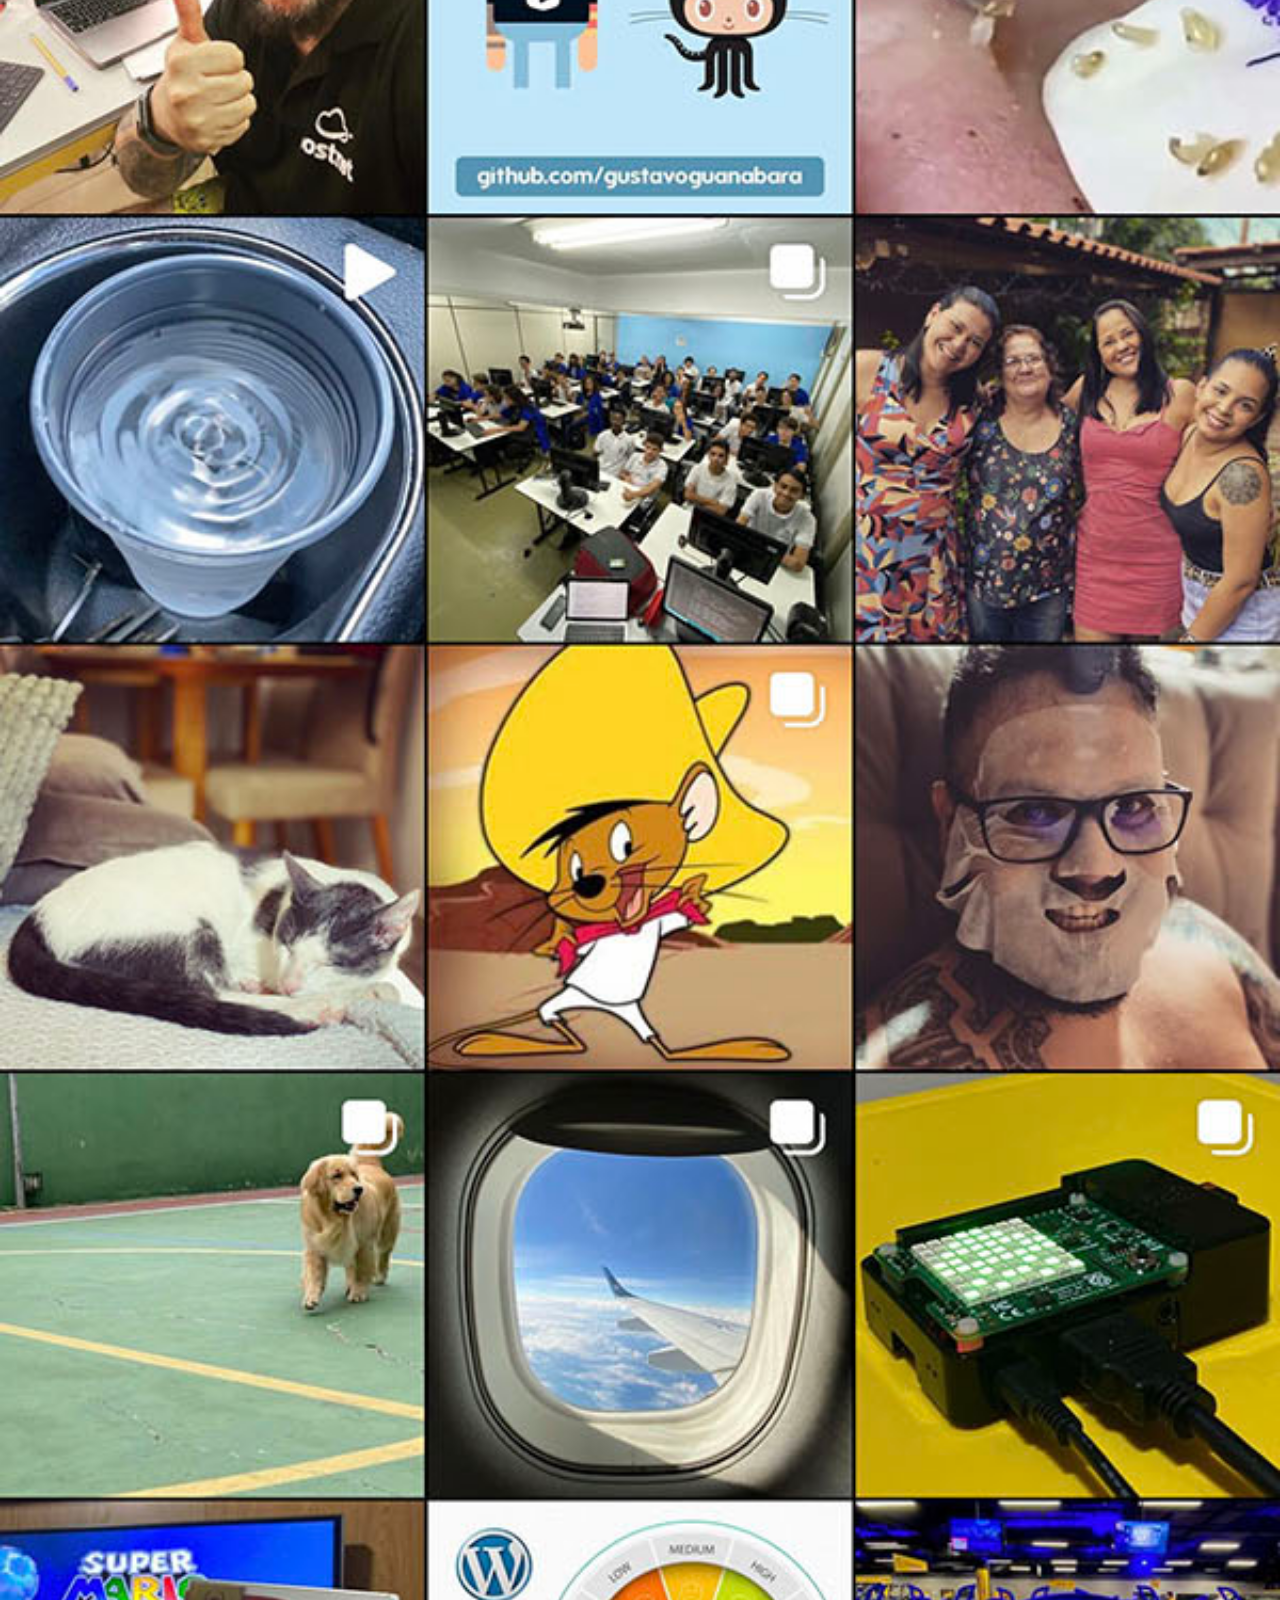
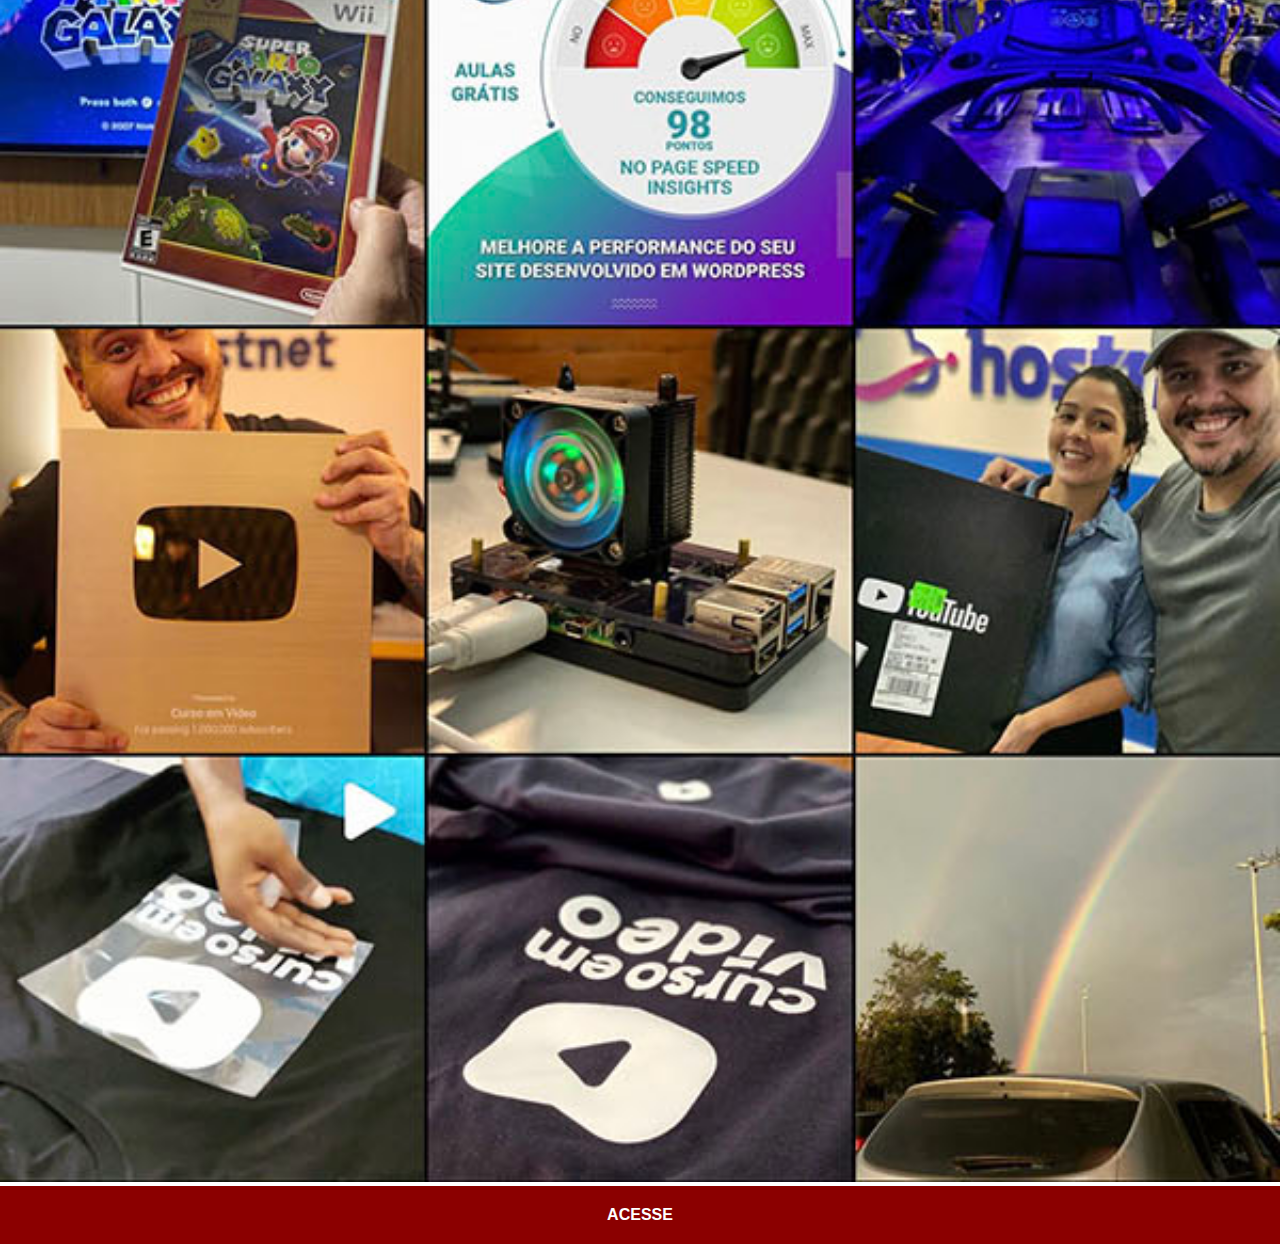
<file: instagram.html>
<!DOCTYPE html>
<html lang="pt-br">
<head>
    <meta charset="UTF-8">
    <meta name="viewport" content="width=device-width, initial-scale=1.0">
    <link rel="stylesheet" href="estilos/social.css">
    <title>Instagram</title>
</head>
<body>
    <img src="imagens/tela-instagram.jpg" alt="Instagram">
    <a href="https://www.instagram.com/gustavoguanabara/" target="_blank">ACESSE</a>
</body>
</html>
</file>
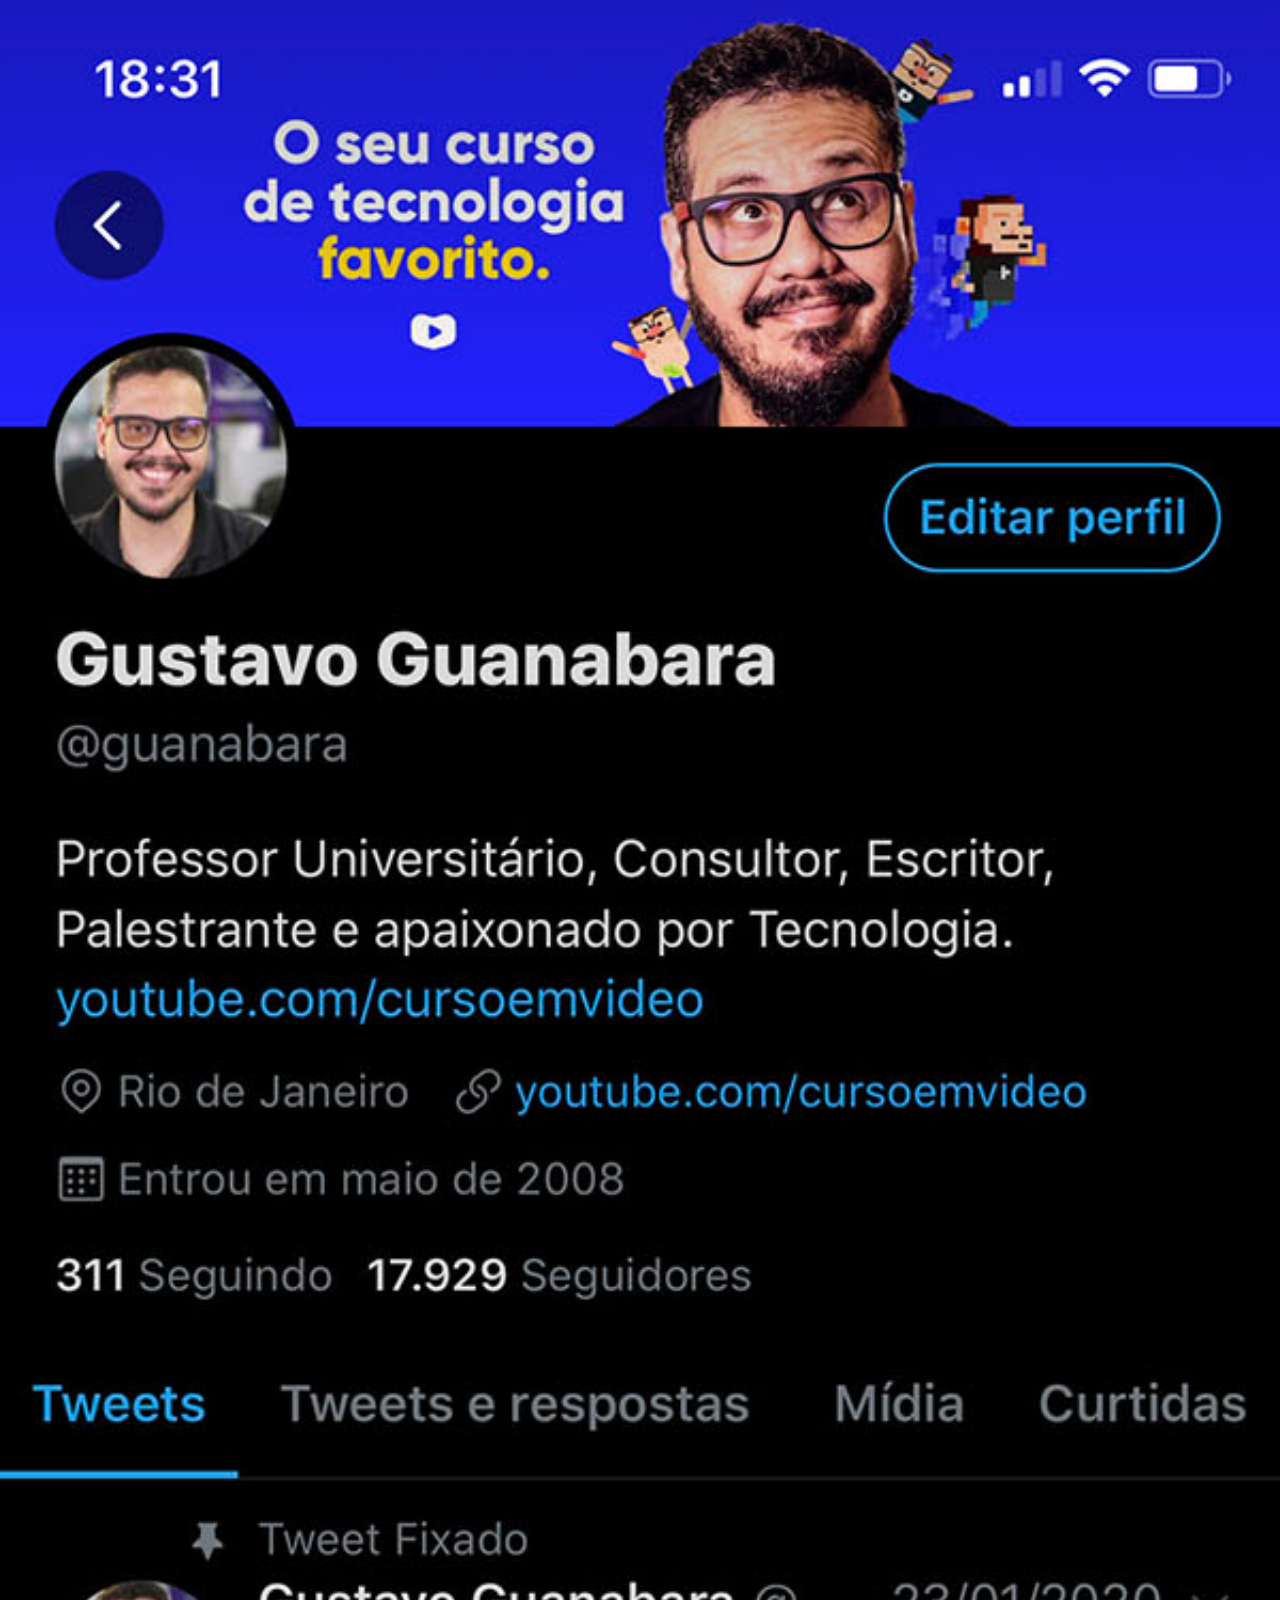
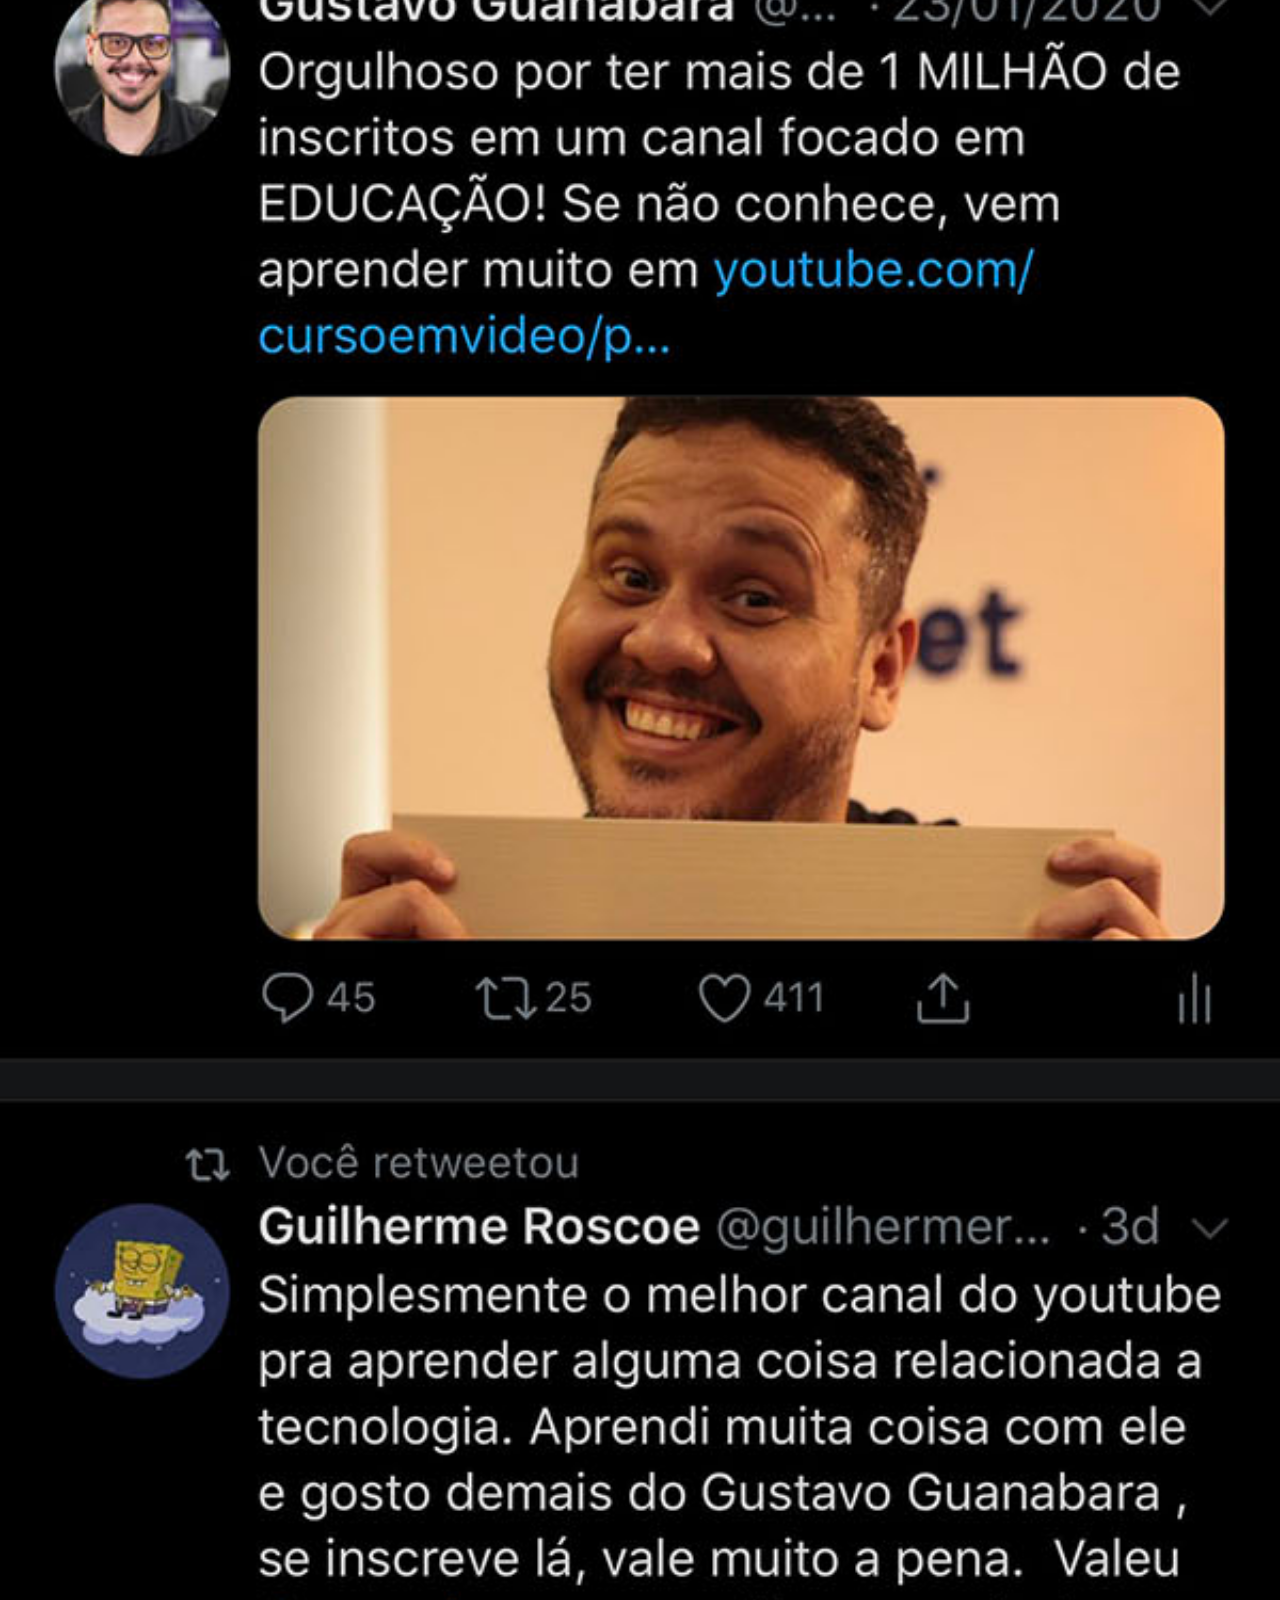
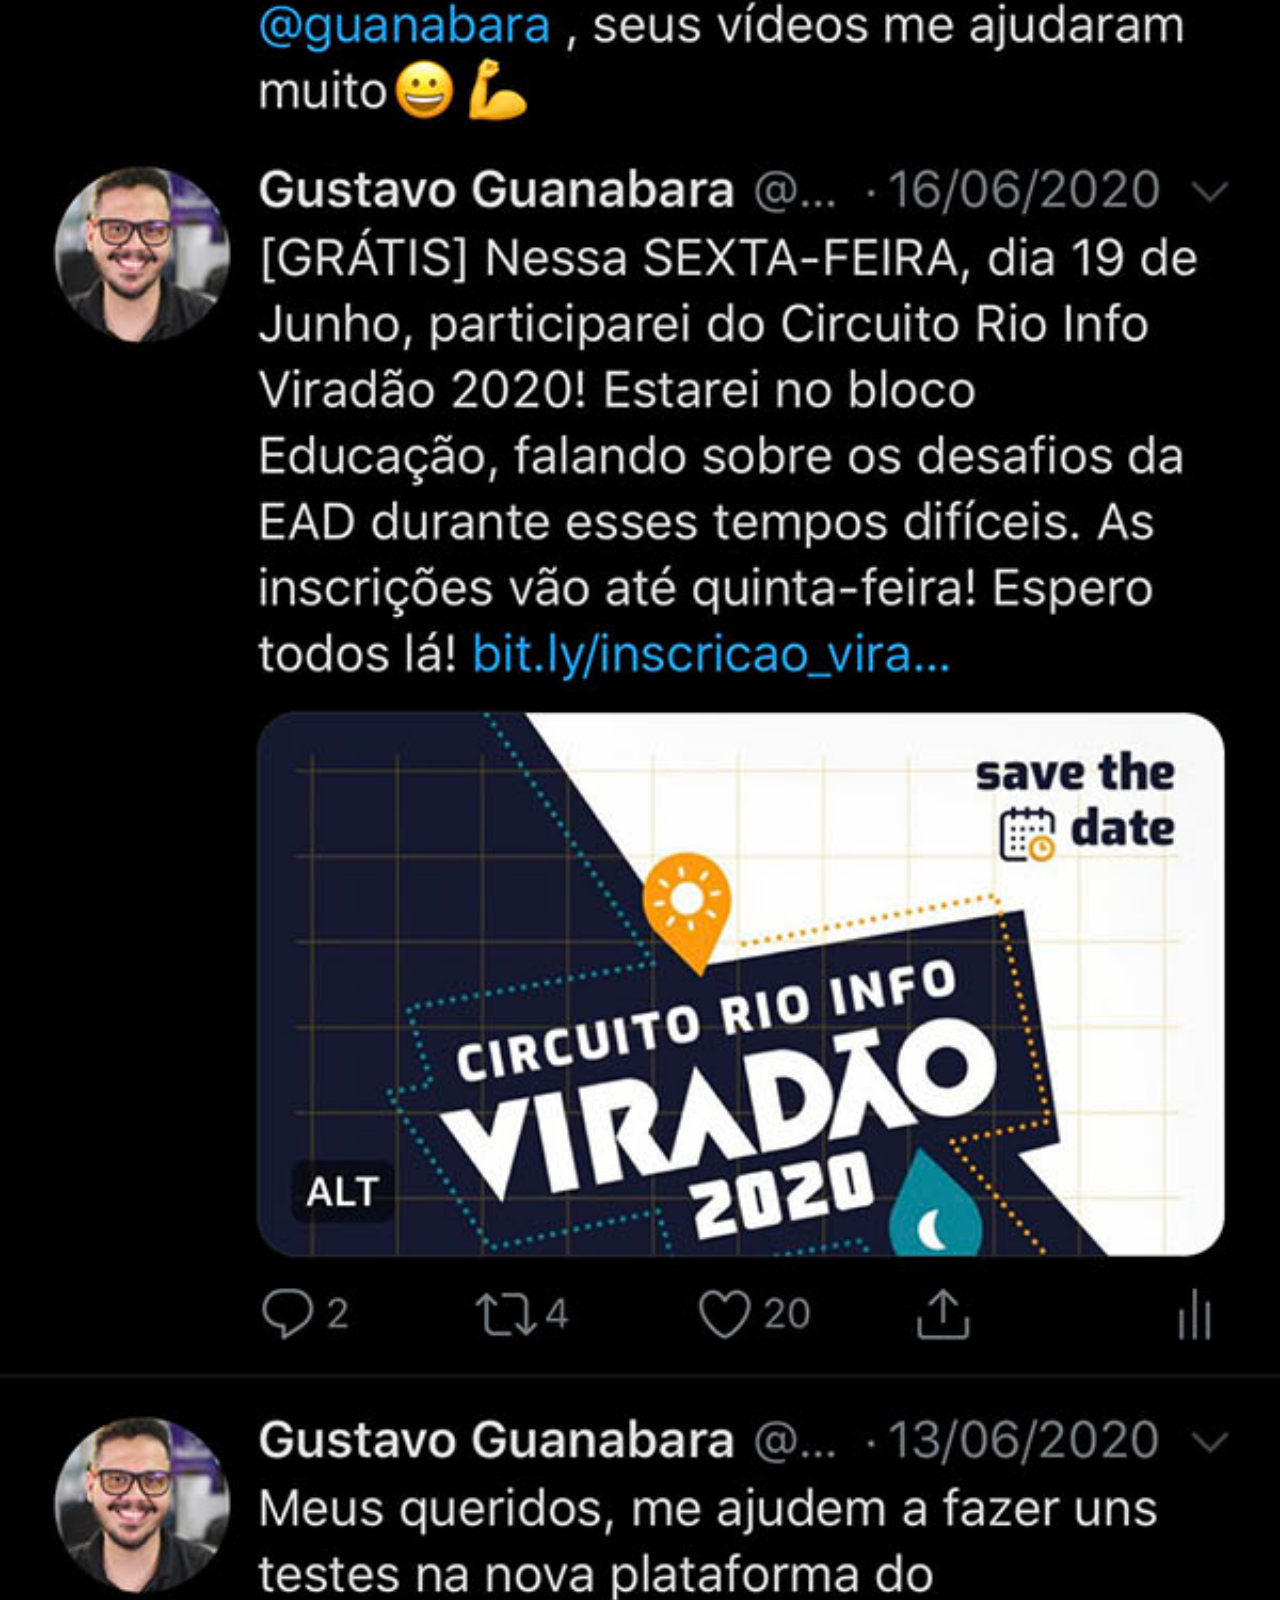
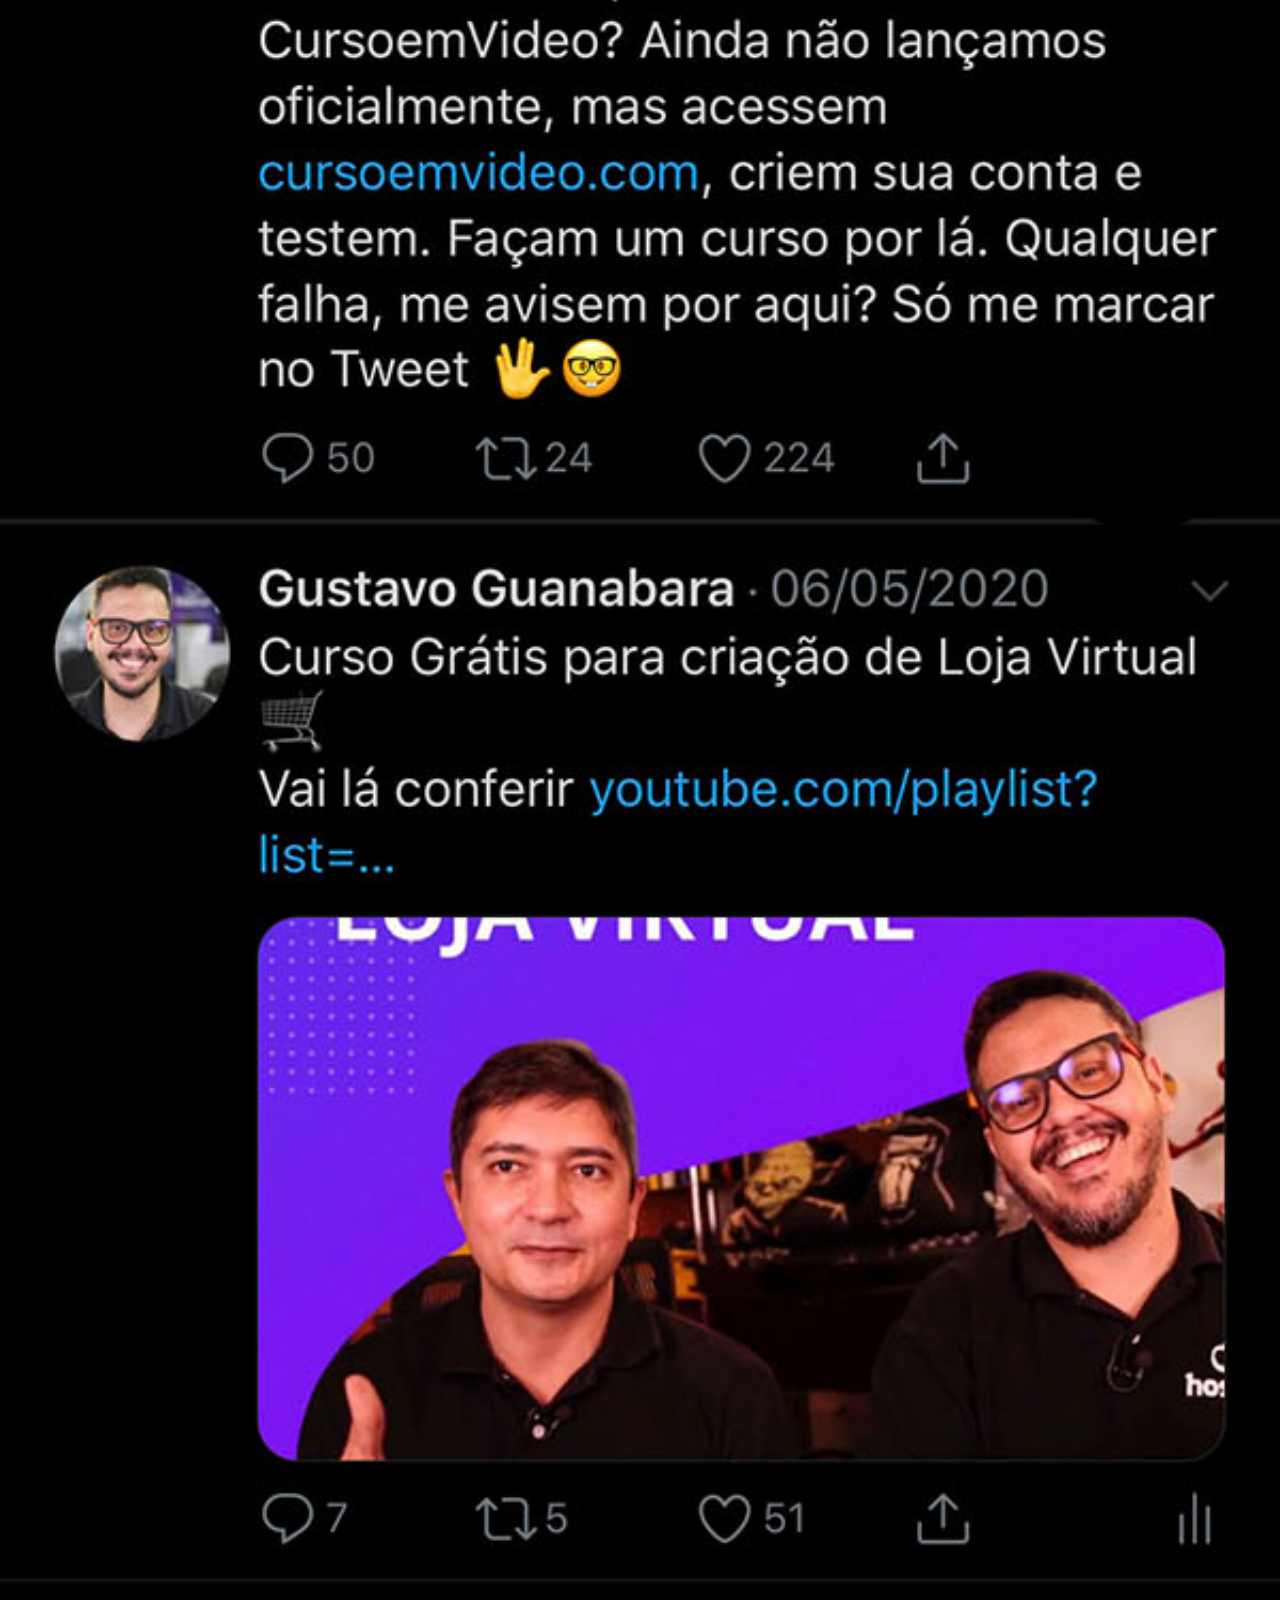
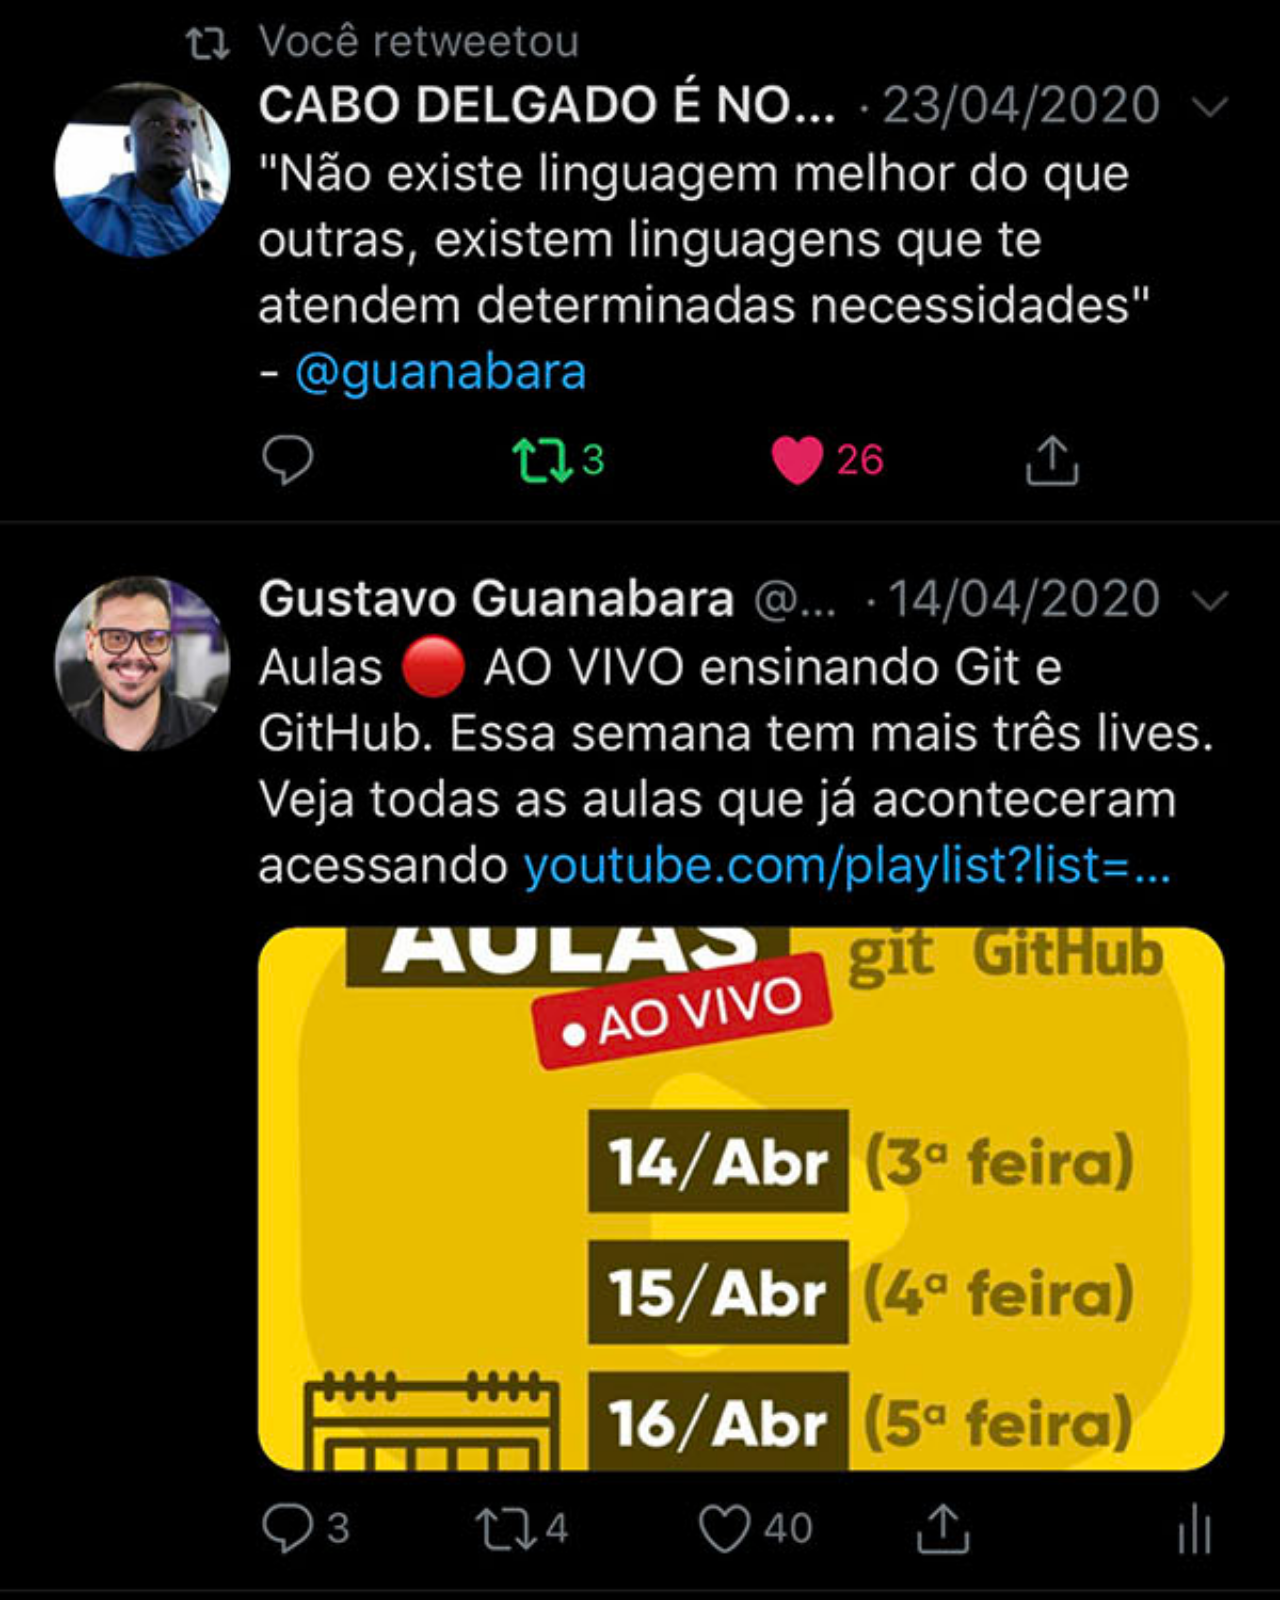
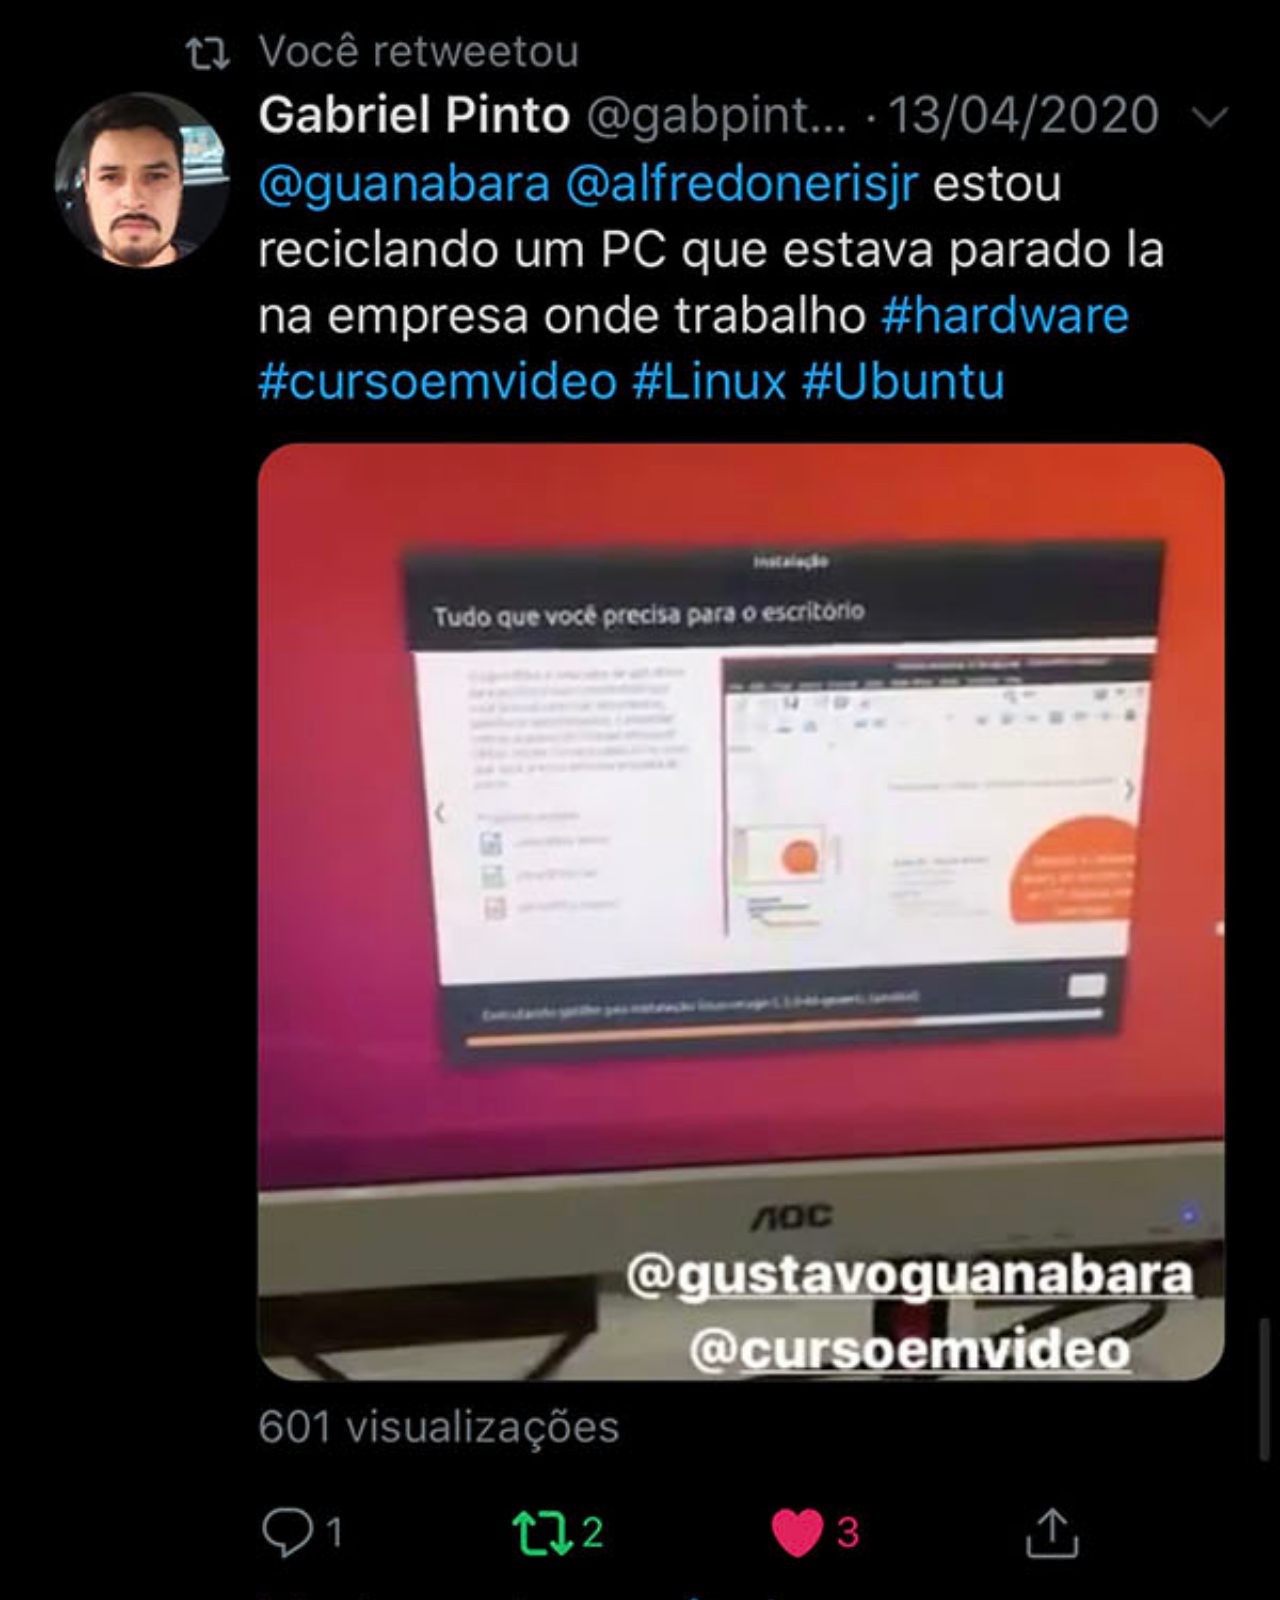
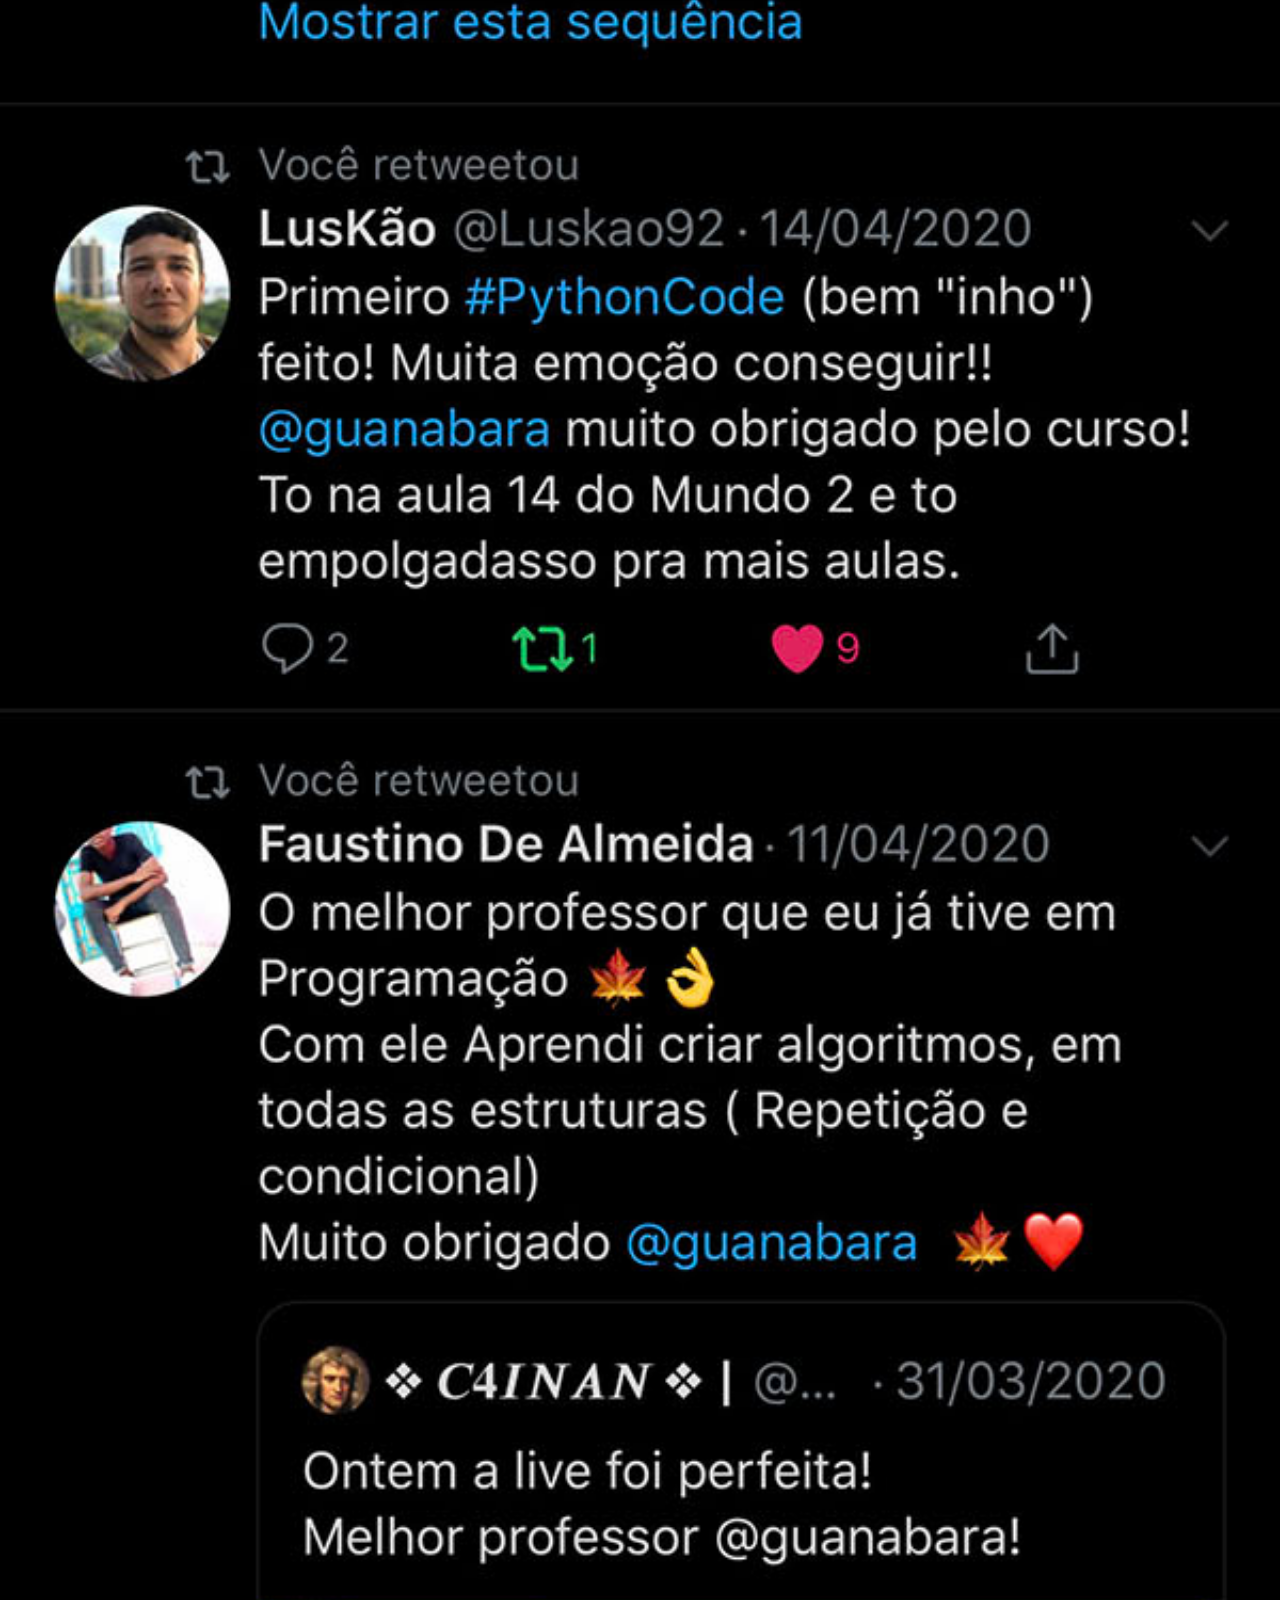
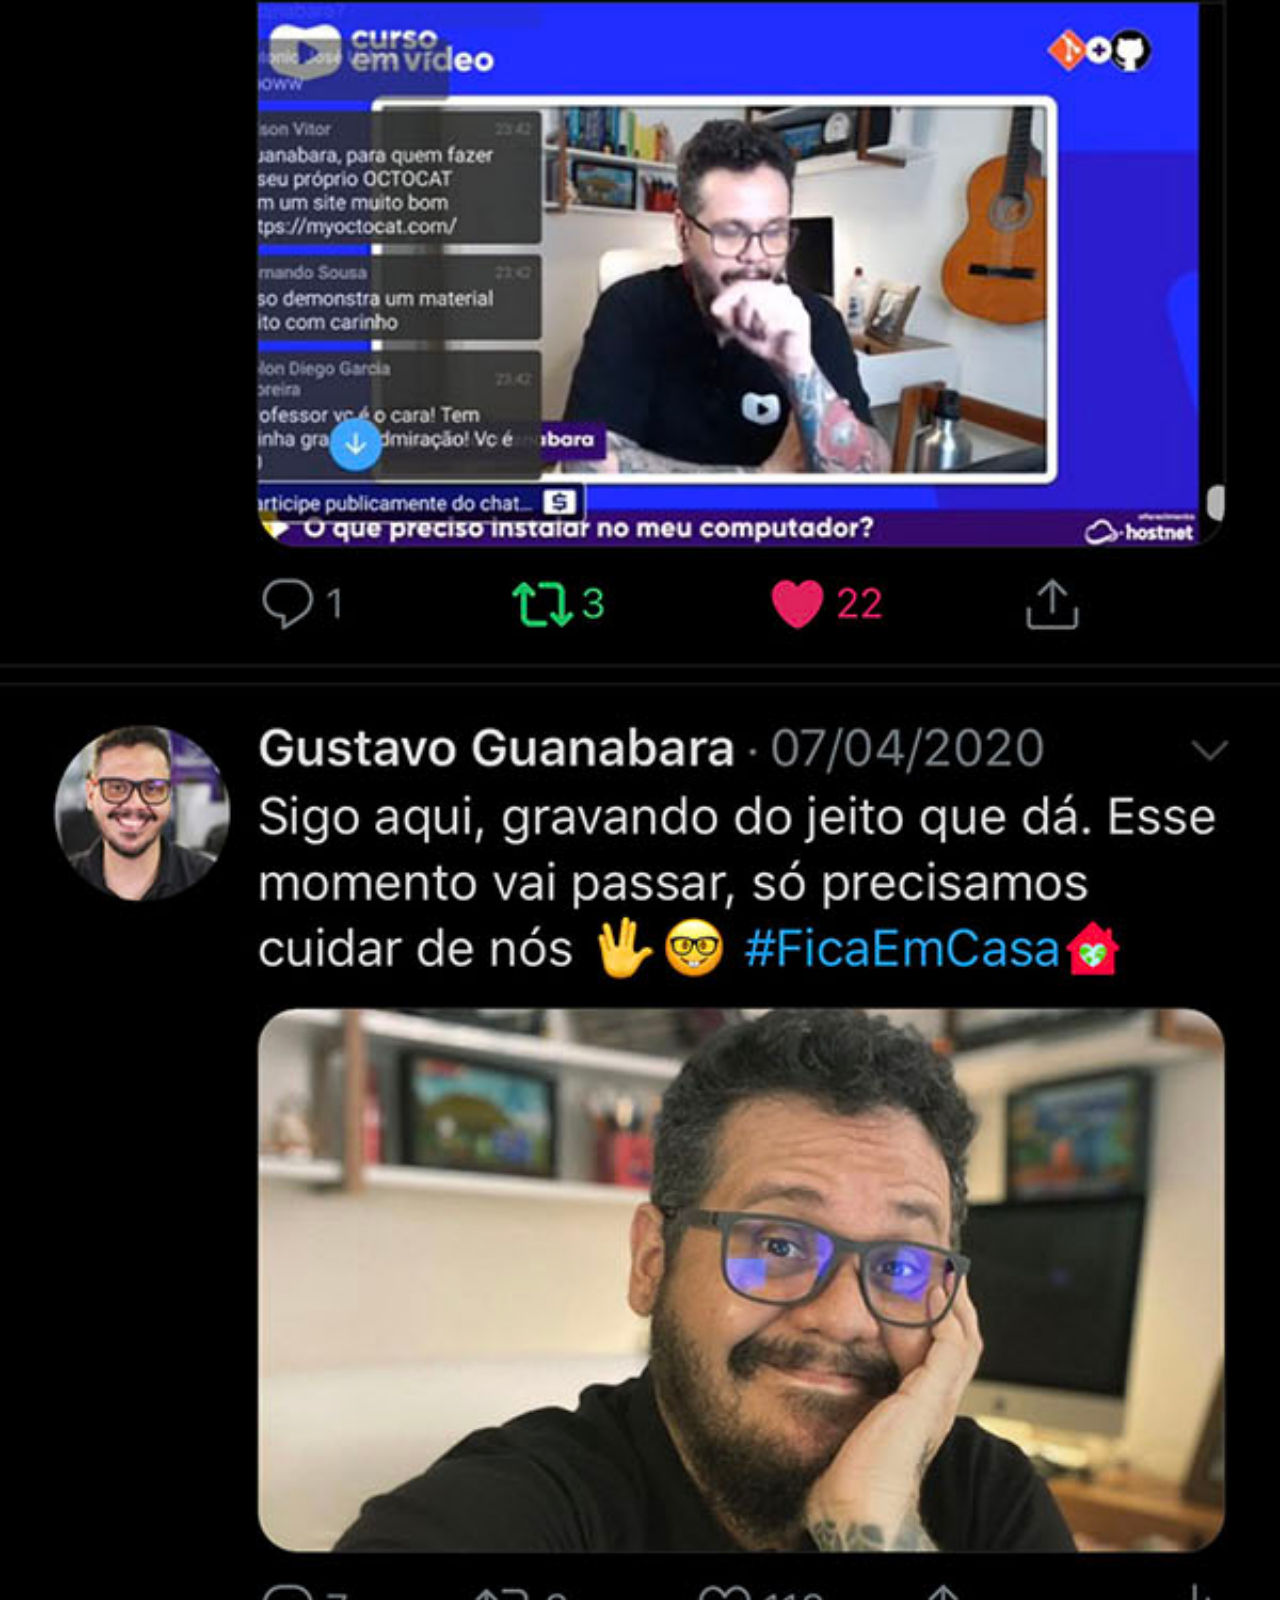
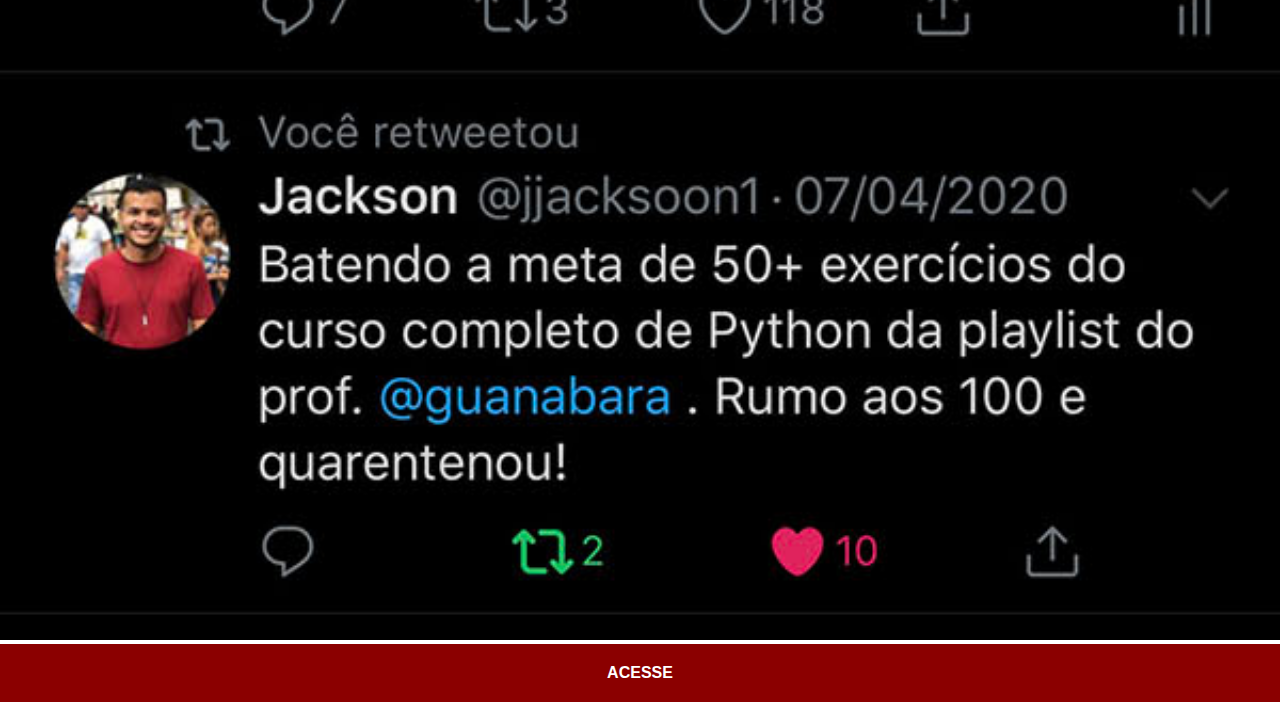
<file: twitter.html>
<!DOCTYPE html>
<html lang="pt-br">
<head>
    <meta charset="UTF-8">
    <meta name="viewport" content="width=device-width, initial-scale=1.0">
    <title>Twitter</title>
    <link rel="stylesheet" href="estilos/social.css">
</head>
<body>
    <img src="imagens/tela-twitter.jpg" alt="Twitter">
    <a href="https://www.twitter.com/guanabara/" target="_blank">ACESSE</a>
</body>
</html>
</file>
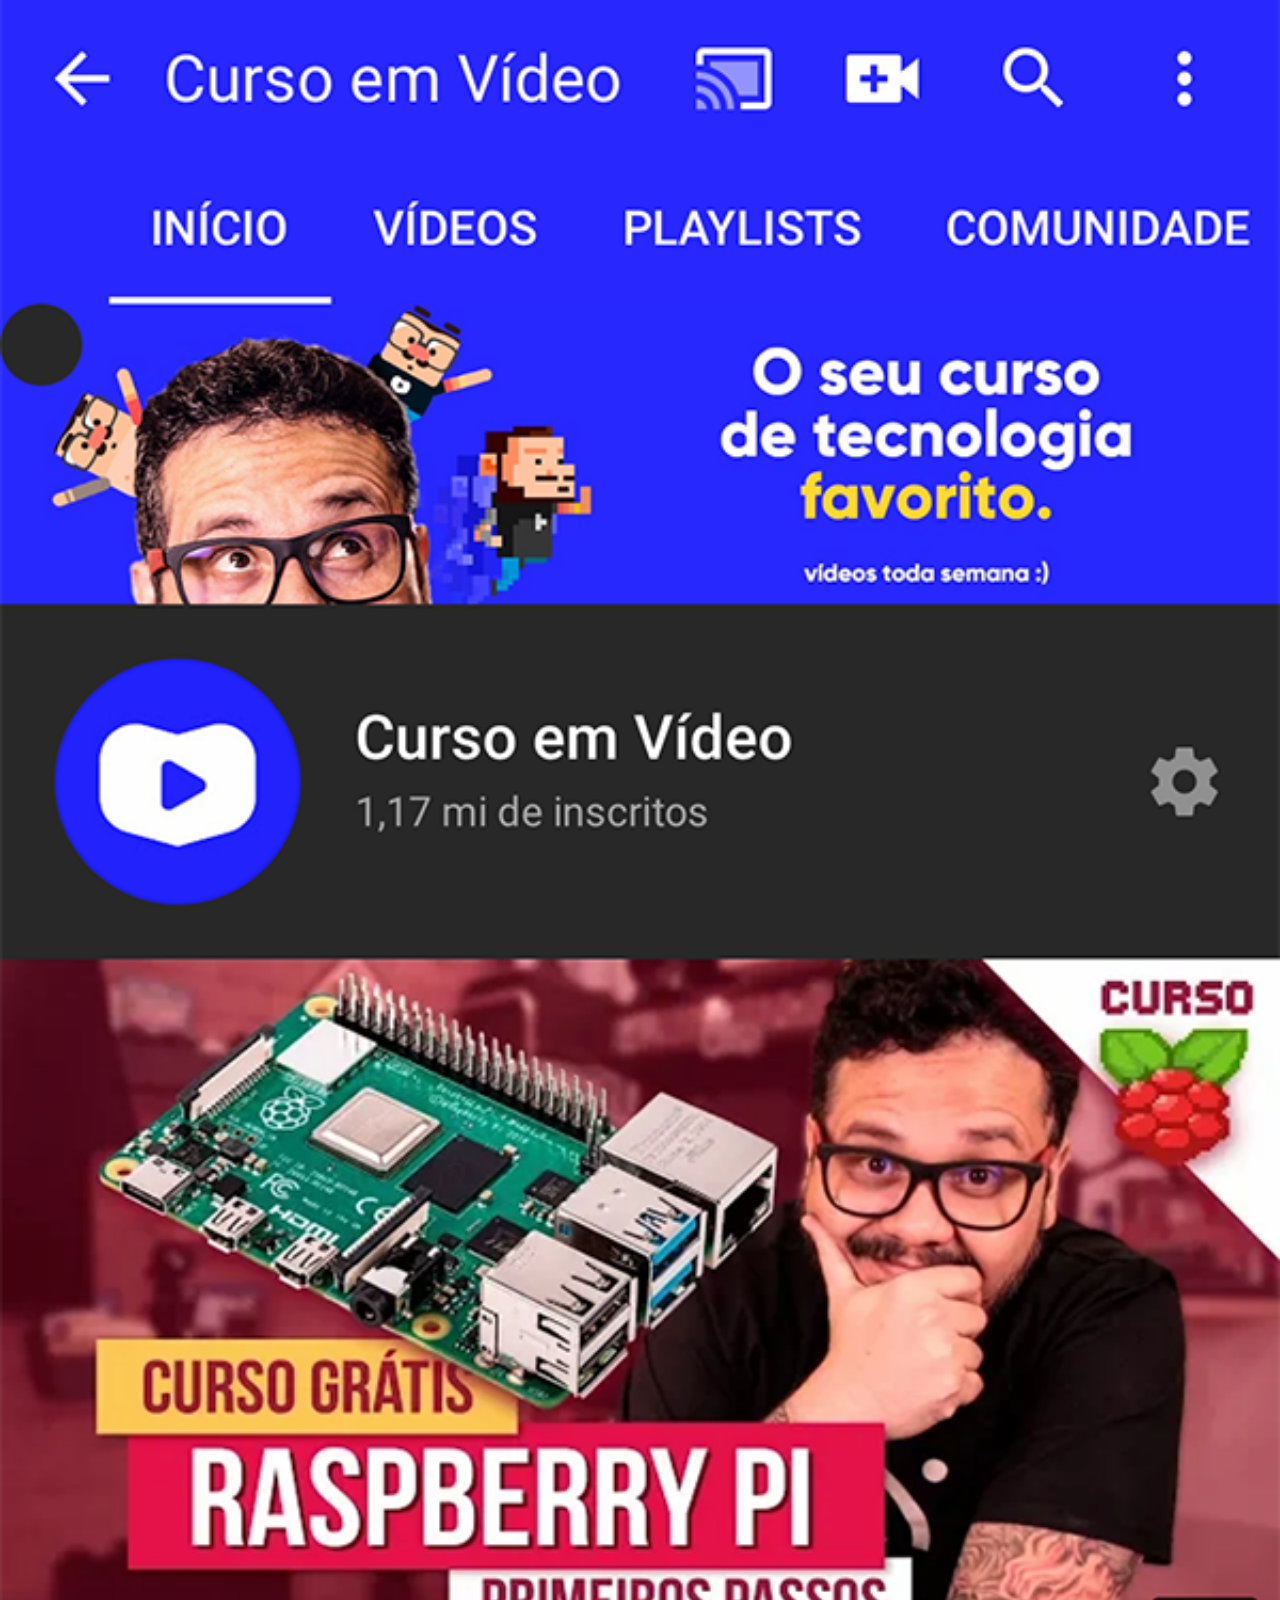
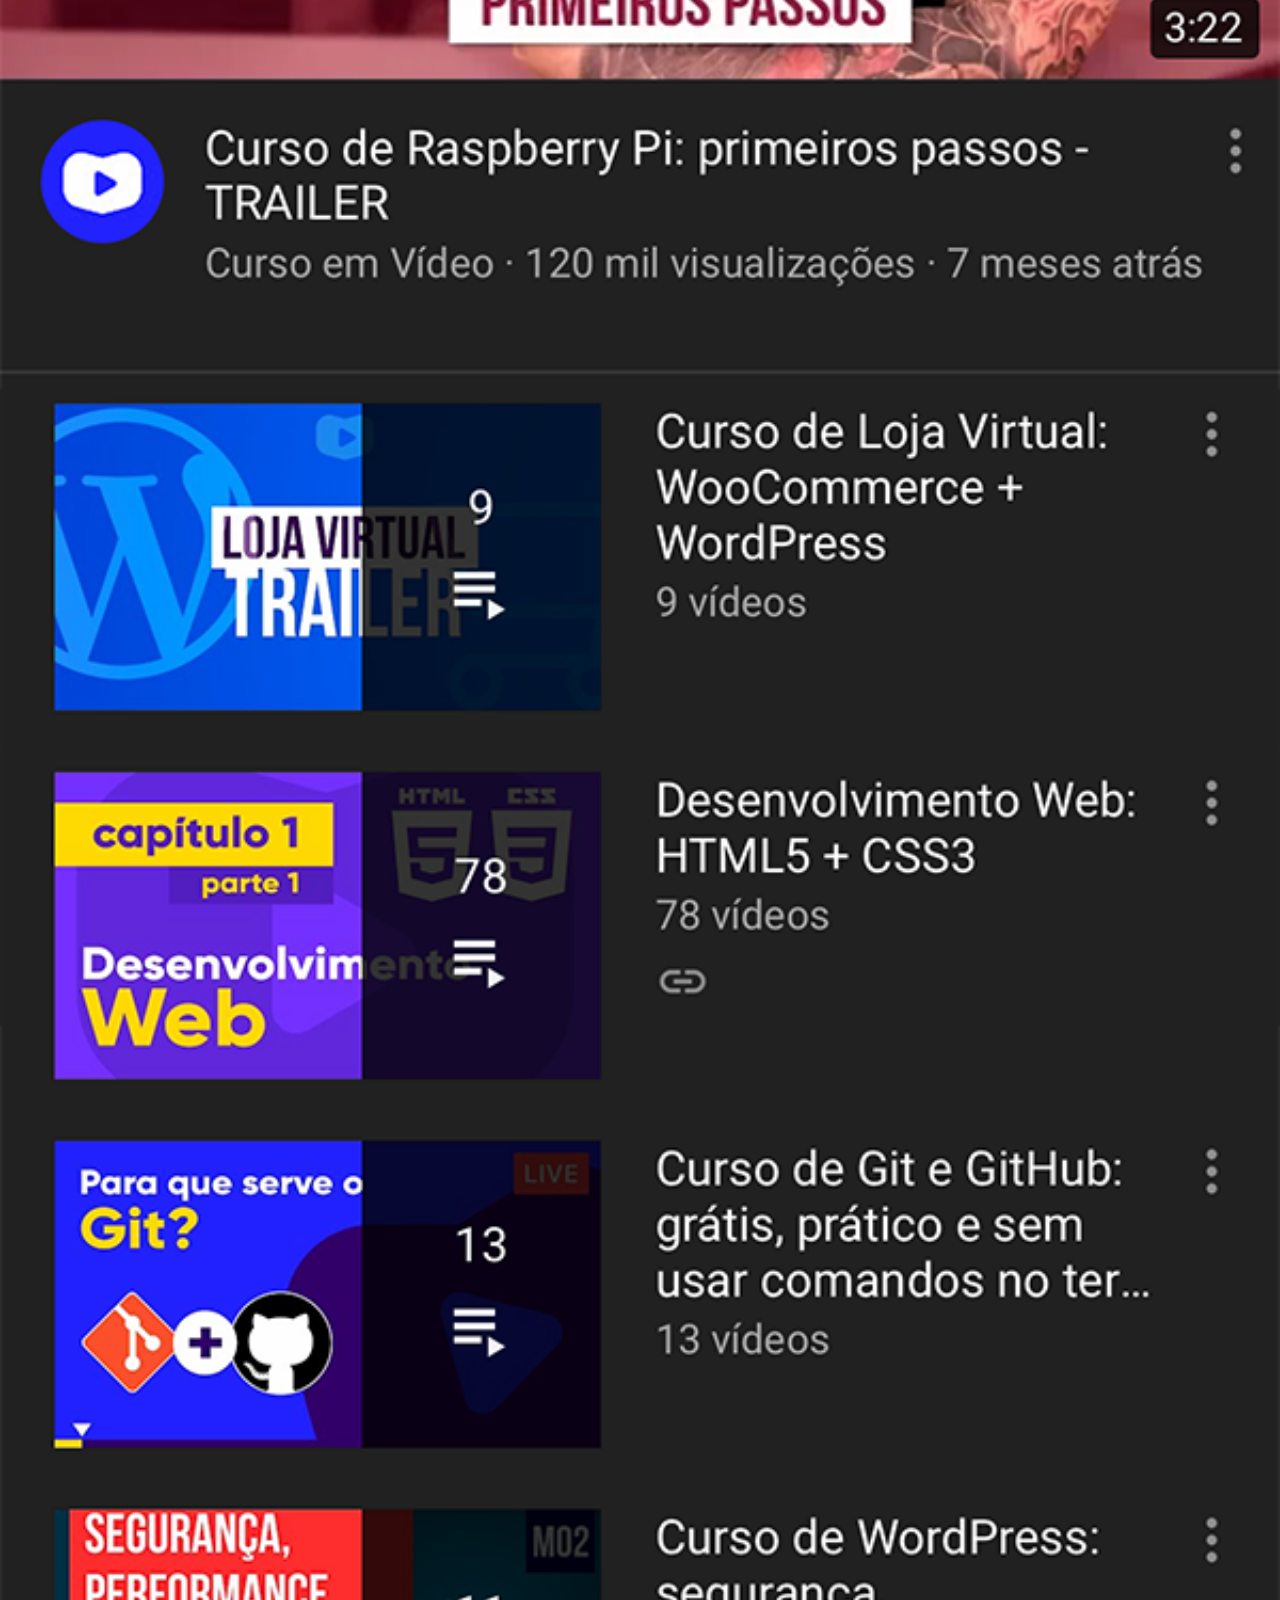
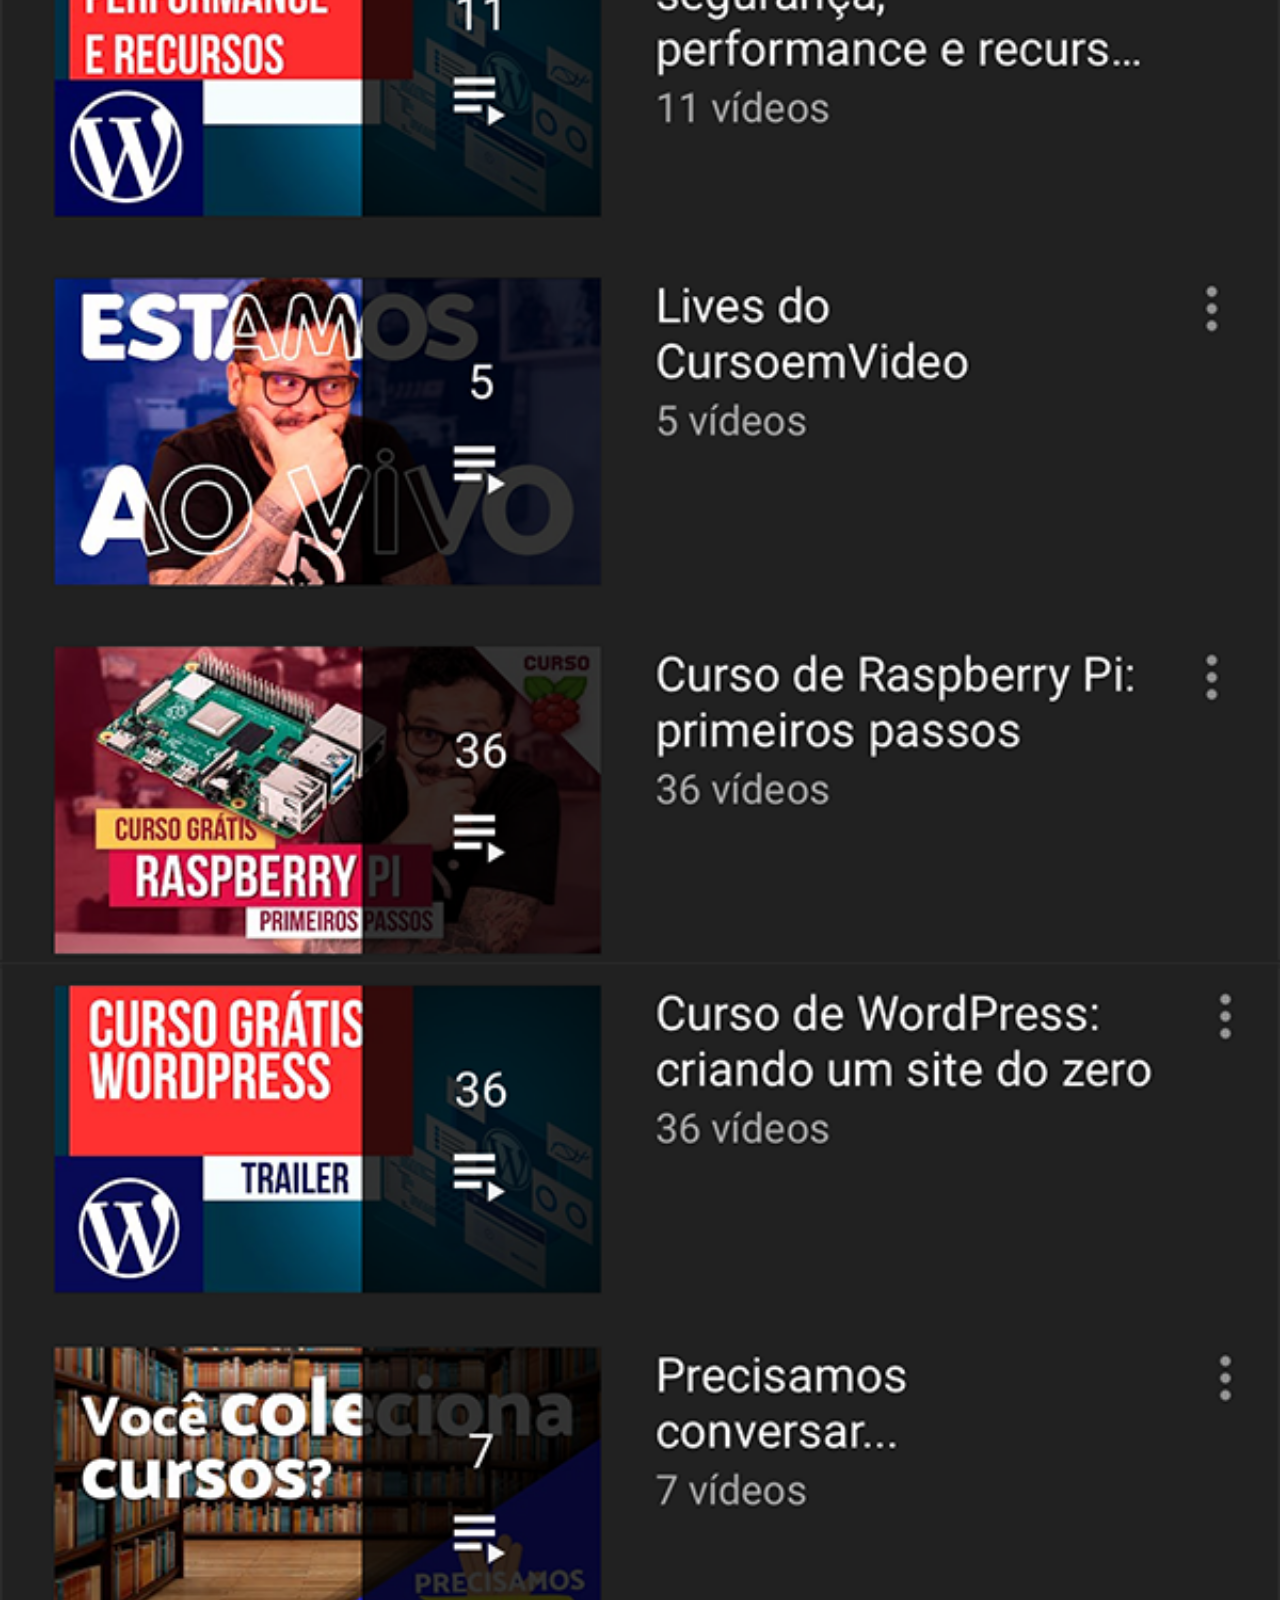
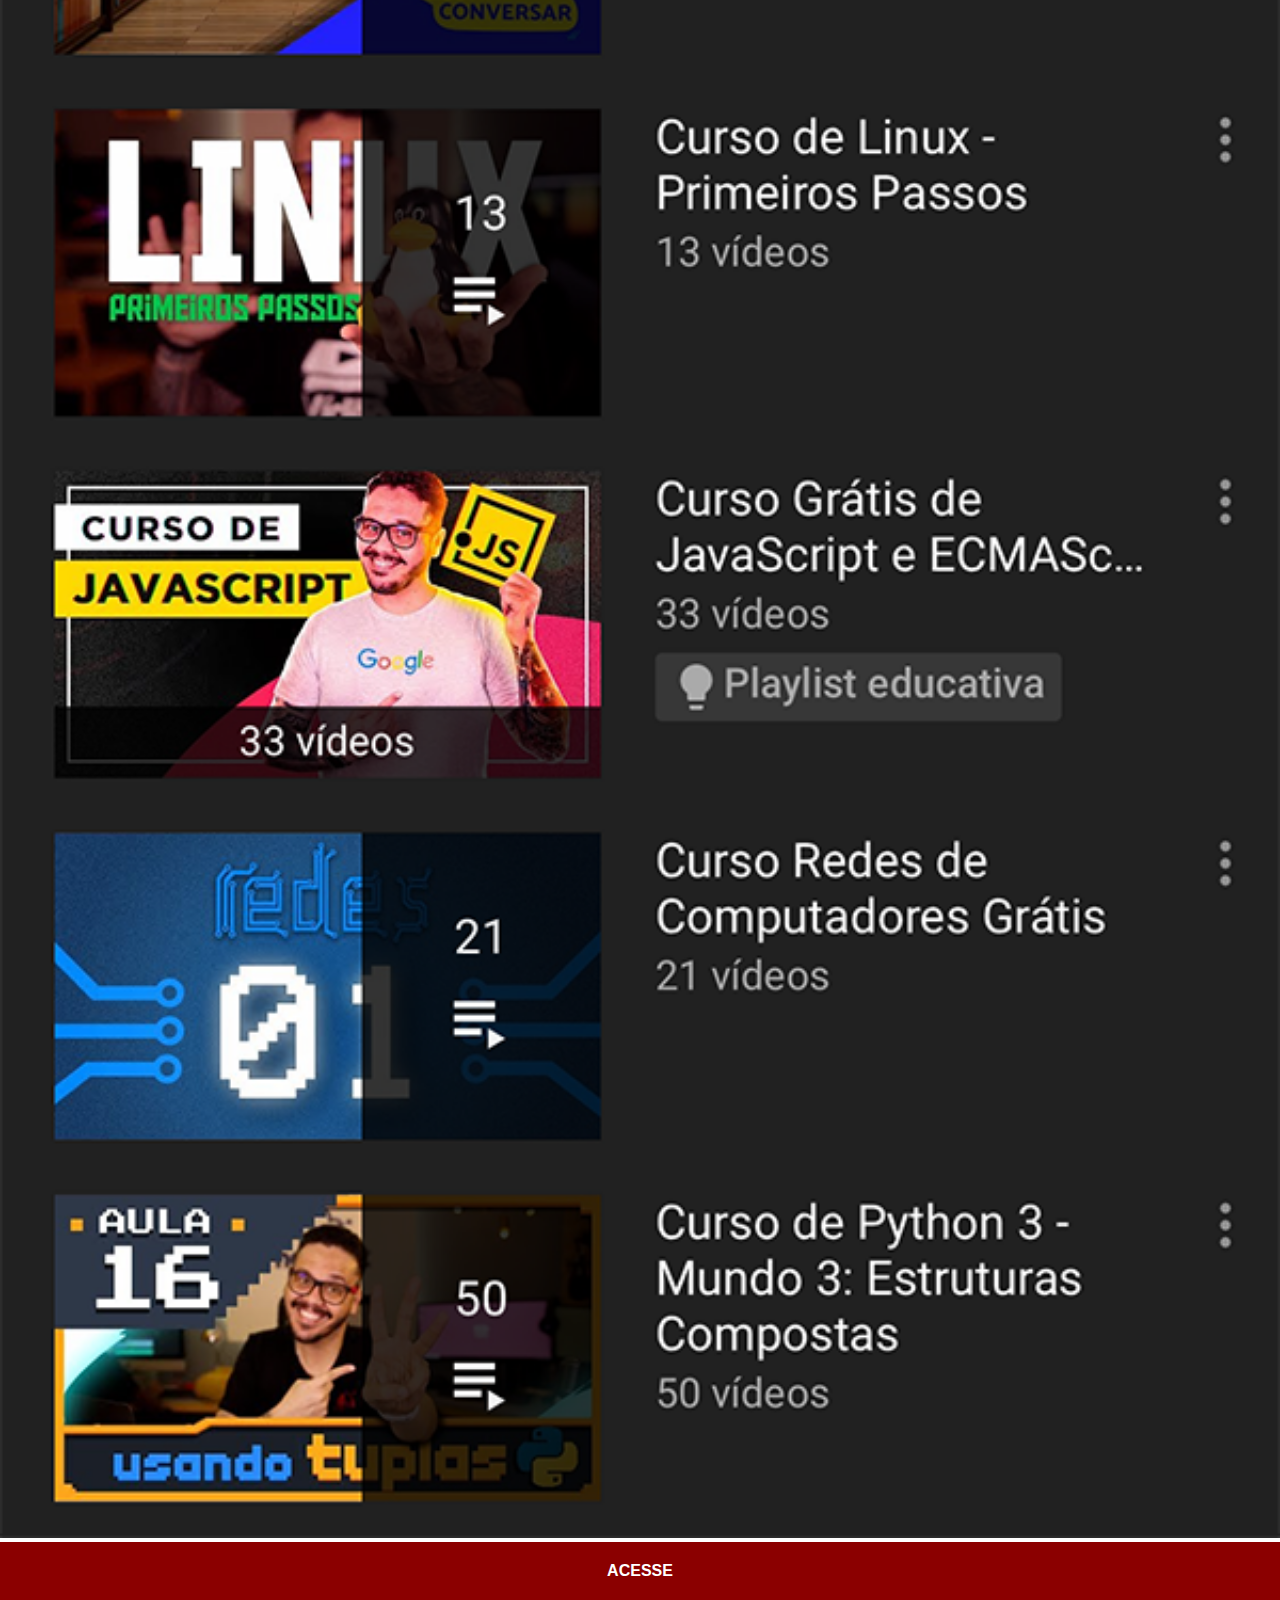
<file: youtube.html>
<!DOCTYPE html>
<html lang="pt-br">
<head>
    <meta charset="UTF-8">
    <meta name="viewport" content="width=device-width, initial-scale=1.0">
    <title>Youtube</title>
    <link rel="stylesheet" href="estilos/social.css">
</head>
<body>
    <img src="imagens/tela-youtube.png" alt="Youtube">
    <a href="https://www.youtube.com/user/cursoemvideo/playlists" target="_blank">ACESSE</a> 
</body>
</html>
</file>
<file: estilos/style.css>
@charset "UTF-8";

* {
    margin: 0px;
    padding: 0px;
    font-family: Arial, Helvetica, sans-serif;
}

html, body {
    height: 100vh;
    width: 100vw;
    background-color: black;
}

body{
    background: url('../imagens/fundo-madeira.jpg') no-repeat top center;
    background-size: cover;
    background-attachment: fixed;
}

main {
    position: relative;
    height: 100vh;
}

#telefone{
    position: absolute;
    top: 50%;
    left: 50%;
    transform: translate(-50%, -50%);

    height: 627px;
    width: 311px;
    background: url('../imagens/frame-iphone.png') no-repeat;
}

#tela{
    position: relative;
    top: 80px;
    left: 22px;
    width: 269px;
    height: 471px;
}

#redes-sociais{
    text-align: right;
}

#redes-sociais img{
    width: 50px;
    margin: 10px;
    border-radius: 50%;
    box-shadow: 2px 2px 5px rgba(0, 0, 0, 0.400);
    box-sizing: border-box;
}

#redes-sociais img:hover{
    border: 2px solid rgba(255, 255, 255, 0.637);
    transform: translate(-3px, -3px);
    box-shadow: 5px 5px 10px rgba(0, 0, 0, 0.400);
    transition: transform .5s;
}
</file>
<file: estilos/social.css>
@charset "UTF-8";

*{
    margin: 0px;
    padding: 0px;
    font-family: Arial, Helvetica, sans-serif;
}

::-webkit-scrollbar{
    width: 0px;
    height: 0px;
}
img{
    width: 100vw;
}
a{
    display: block;
    background-color: darkred;
    color: white;
    padding: 20px;
    text-align: center;
    font-weight: bolder;
    text-decoration: none;
}
a:hover{
    background-color: red;
}
</file>
